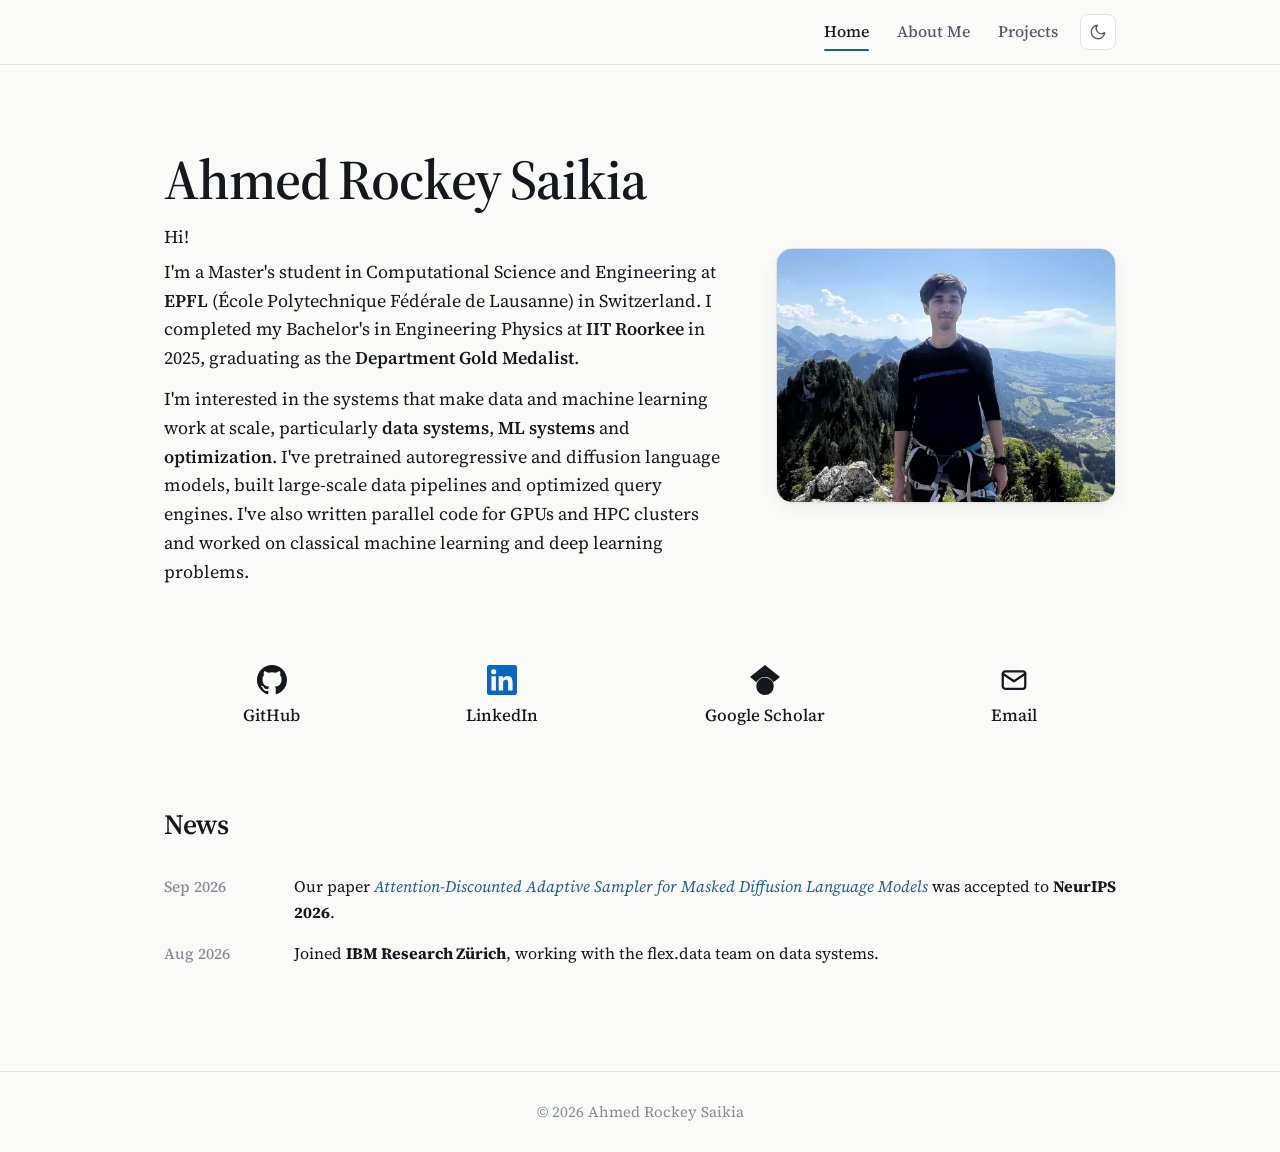
<file: index.html>
<!doctype html>
<html lang="en">
<head>
  <meta charset="utf-8">
  <meta name="viewport" content="width=device-width, initial-scale=1">
  <title>Ahmed Rockey Saikia</title>
  <meta name="description" content="Ahmed Rockey Saikia — MSc Computational Science & Engineering at EPFL. Machine learning and systems: LLMs, databases, multimodal AI and HPC.">
  <meta name="author" content="Ahmed Rockey Saikia">
  <meta property="og:type" content="website">
  <meta property="og:title" content="Ahmed Rockey Saikia">
  <meta property="og:description" content="MSc Computational Science & Engineering at EPFL. Machine learning and systems.">
  <meta property="og:url" content="https://rockysaikia730.github.io/">
  <link rel="icon" href="assets/img/favicon.svg" type="image/svg+xml">
  <link rel="preconnect" href="https://fonts.googleapis.com">
  <link rel="preconnect" href="https://fonts.gstatic.com" crossorigin>
  <link href="https://fonts.googleapis.com/css2?family=Source+Serif+4:ital,opsz,wght@0,8..60,400;0,8..60,500;0,8..60,600;0,8..60,700;1,8..60,400&display=swap" rel="stylesheet">
  <link rel="stylesheet" href="assets/css/style.css">
  <script>
    (function () {
      var t;
      try { t = localStorage.getItem("theme"); } catch (e) {}
      if (!t) t = window.matchMedia("(prefers-color-scheme: dark)").matches ? "dark" : "light";
      document.documentElement.setAttribute("data-theme", t);
    })();
  </script>
</head>
<body>
  <a class="skip-link" href="#main">Skip to content</a>

  <header class="site-header">
    <div class="container nav-wrap">
      <nav class="nav" aria-label="Primary">
        <a href="index.html" aria-current="page">Home</a>
        <a href="about.html">About Me</a>
        <a href="projects.html">Projects</a>
        <button class="theme-toggle" type="button" aria-label="Toggle dark mode">
          <svg class="icon-moon" width="18" height="18" viewBox="0 0 24 24" fill="none" stroke="currentColor" stroke-width="1.8" stroke-linecap="round" stroke-linejoin="round" aria-hidden="true"><path d="M21 12.8A9 9 0 1 1 11.2 3a7 7 0 0 0 9.8 9.8z"/></svg>
          <svg class="icon-sun" width="18" height="18" viewBox="0 0 24 24" fill="none" stroke="currentColor" stroke-width="1.8" stroke-linecap="round" stroke-linejoin="round" aria-hidden="true"><circle cx="12" cy="12" r="4"/><path d="M12 2v2M12 20v2M4.9 4.9l1.4 1.4M17.7 17.7l1.4 1.4M2 12h2M20 12h2M4.9 19.1l1.4-1.4M17.7 6.3l1.4-1.4"/></svg>
        </button>
      </nav>
    </div>
  </header>

  <main id="main" class="container">

    <!-- Hero -->
    <section class="hero">
      <div>
        <h1>Ahmed Rockey Saikia</h1>
        <div class="hero-lead">
          <p class="greeting">Hi!</p>
          <p>I'm a Master's student in Computational Science and Engineering at
            <strong>EPFL</strong> (École Polytechnique Fédérale de Lausanne) in Switzerland.
            I completed my Bachelor's in Engineering Physics at <strong>IIT Roorkee</strong> in 2025,
            graduating as the <strong>Department Gold Medalist</strong>.</p>
          <p>I'm interested in the systems that make data and machine learning work at scale, particularly
            <strong>data systems</strong>, <strong>ML systems</strong> and <strong>optimization</strong>.
            I've pretrained autoregressive and diffusion language models, built large-scale data pipelines
            and optimized query engines. I've also written parallel code for GPUs and HPC clusters and worked
            on classical machine learning and deep learning problems.</p>
        </div>
      </div>

      <!-- To use a photo: add it as assets/img/profile.jpg (square works best). -->
      <div class="avatar">
        <span class="avatar-initials" aria-hidden="true">AR</span>
        <img src="assets/img/profile.jpg" alt="Portrait of Ahmed Rockey Saikia" onerror="this.remove()">
      </div>

      <ul class="socials-labeled" aria-label="Profiles">
          <li><a href="https://github.com/rockysaikia730" target="_blank" rel="noopener">
            <svg width="30" height="30" viewBox="0 0 16 16" fill="currentColor" aria-hidden="true"><path d="M8 0C3.58 0 0 3.58 0 8c0 3.54 2.29 6.53 5.47 7.59.4.07.55-.17.55-.38 0-.19-.01-.82-.01-1.49-2.01.37-2.53-.49-2.69-.94-.09-.23-.48-.94-.82-1.13-.28-.15-.68-.52-.01-.53.63-.01 1.08.58 1.23.82.72 1.21 1.87.87 2.33.66.07-.52.28-.87.51-1.07-1.78-.2-3.64-.89-3.64-3.95 0-.87.31-1.59.82-2.15-.08-.2-.36-1.02.08-2.12 0 0 .67-.21 2.2.82.64-.18 1.32-.27 2-.27.68 0 1.36.09 2 .27 1.53-1.04 2.2-.82 2.2-.82.44 1.1.16 1.92.08 2.12.51.56.82 1.27.82 2.15 0 3.07-1.87 3.75-3.65 3.95.29.25.54.73.54 1.48 0 1.07-.01 1.93-.01 2.2 0 .21.15.46.55.38A8.013 8.013 0 0 0 16 8c0-4.42-3.58-8-8-8z"/></svg>
            <span>GitHub</span>
          </a></li>
          <li><a class="is-linkedin" href="https://www.linkedin.com/in/ahmed-rockey-saikia-333113180/" target="_blank" rel="noopener">
            <svg width="30" height="30" viewBox="0 0 24 24" fill="currentColor" aria-hidden="true"><path d="M20.45 20.45h-3.55v-5.57c0-1.33-.03-3.04-1.85-3.04-1.85 0-2.14 1.45-2.14 2.94v5.67H9.35V9h3.41v1.56h.05c.48-.9 1.64-1.85 3.37-1.85 3.6 0 4.27 2.37 4.27 5.46v6.28zM5.34 7.43a2.06 2.06 0 1 1 0-4.13 2.06 2.06 0 0 1 0 4.13zm1.78 13.02H3.56V9h3.56v11.45zM22.22 0H1.77C.79 0 0 .77 0 1.73v20.54C0 23.23.79 24 1.77 24h20.45c.98 0 1.78-.77 1.78-1.73V1.73C24 .77 23.2 0 22.22 0z"/></svg>
            <span>LinkedIn</span>
          </a></li>
          <li><a href="https://scholar.google.com/citations?user=Or2Bmj8AAAAJ&amp;hl=en" target="_blank" rel="noopener">
            <svg width="30" height="30" viewBox="0 0 24 24" fill="currentColor" aria-hidden="true"><path d="M5.24 13.77 0 9.5 12 0l12 9.5-5.24 4.27C17.55 11.25 14.98 9.5 12 9.5s-5.55 1.75-6.76 4.27zM12 10a7 7 0 1 0 0 14 7 7 0 0 0 0-14z"/></svg>
            <span>Google Scholar</span>
          </a></li>
          <li><a href="mailto:ahmed.saikia@epfl.ch">
            <svg width="30" height="30" viewBox="0 0 24 24" fill="none" stroke="currentColor" stroke-width="1.8" stroke-linecap="round" stroke-linejoin="round" aria-hidden="true"><rect x="3" y="5" width="18" height="14" rx="2"/><path d="m3 7 9 6 9-6"/></svg>
            <span>Email</span>
          </a></li>
        </ul>
    </section>

    <!-- News -->
    <section class="section">
      <div class="section-head">
        <h2 class="section-title">News</h2>
      </div>
      <ul class="news">
        <li>
          <time datetime="2026-09">Sep 2026</time>
          <p>Our paper <a href="https://arxiv.org/abs/2606.10829" target="_blank" rel="noopener"><em>Attention-Discounted Adaptive Sampler for Masked Diffusion Language Models</em></a> was accepted to <strong>NeurIPS 2026</strong>.</p>
        </li>
        <li>
          <time datetime="2026-08">Aug 2026</time>
          <p>Joined <strong>IBM Research Zürich</strong>, working with the flex.data team on data systems.</p>
        </li>
      </ul>
    </section>
  </main>

  <footer class="site-footer">
    <div class="container footer-wrap">
      <p>© <span id="year">2026</span> Ahmed Rockey Saikia</p>
    </div>
  </footer>

  <script src="assets/js/main.js"></script>
</body>
</html>
</file>
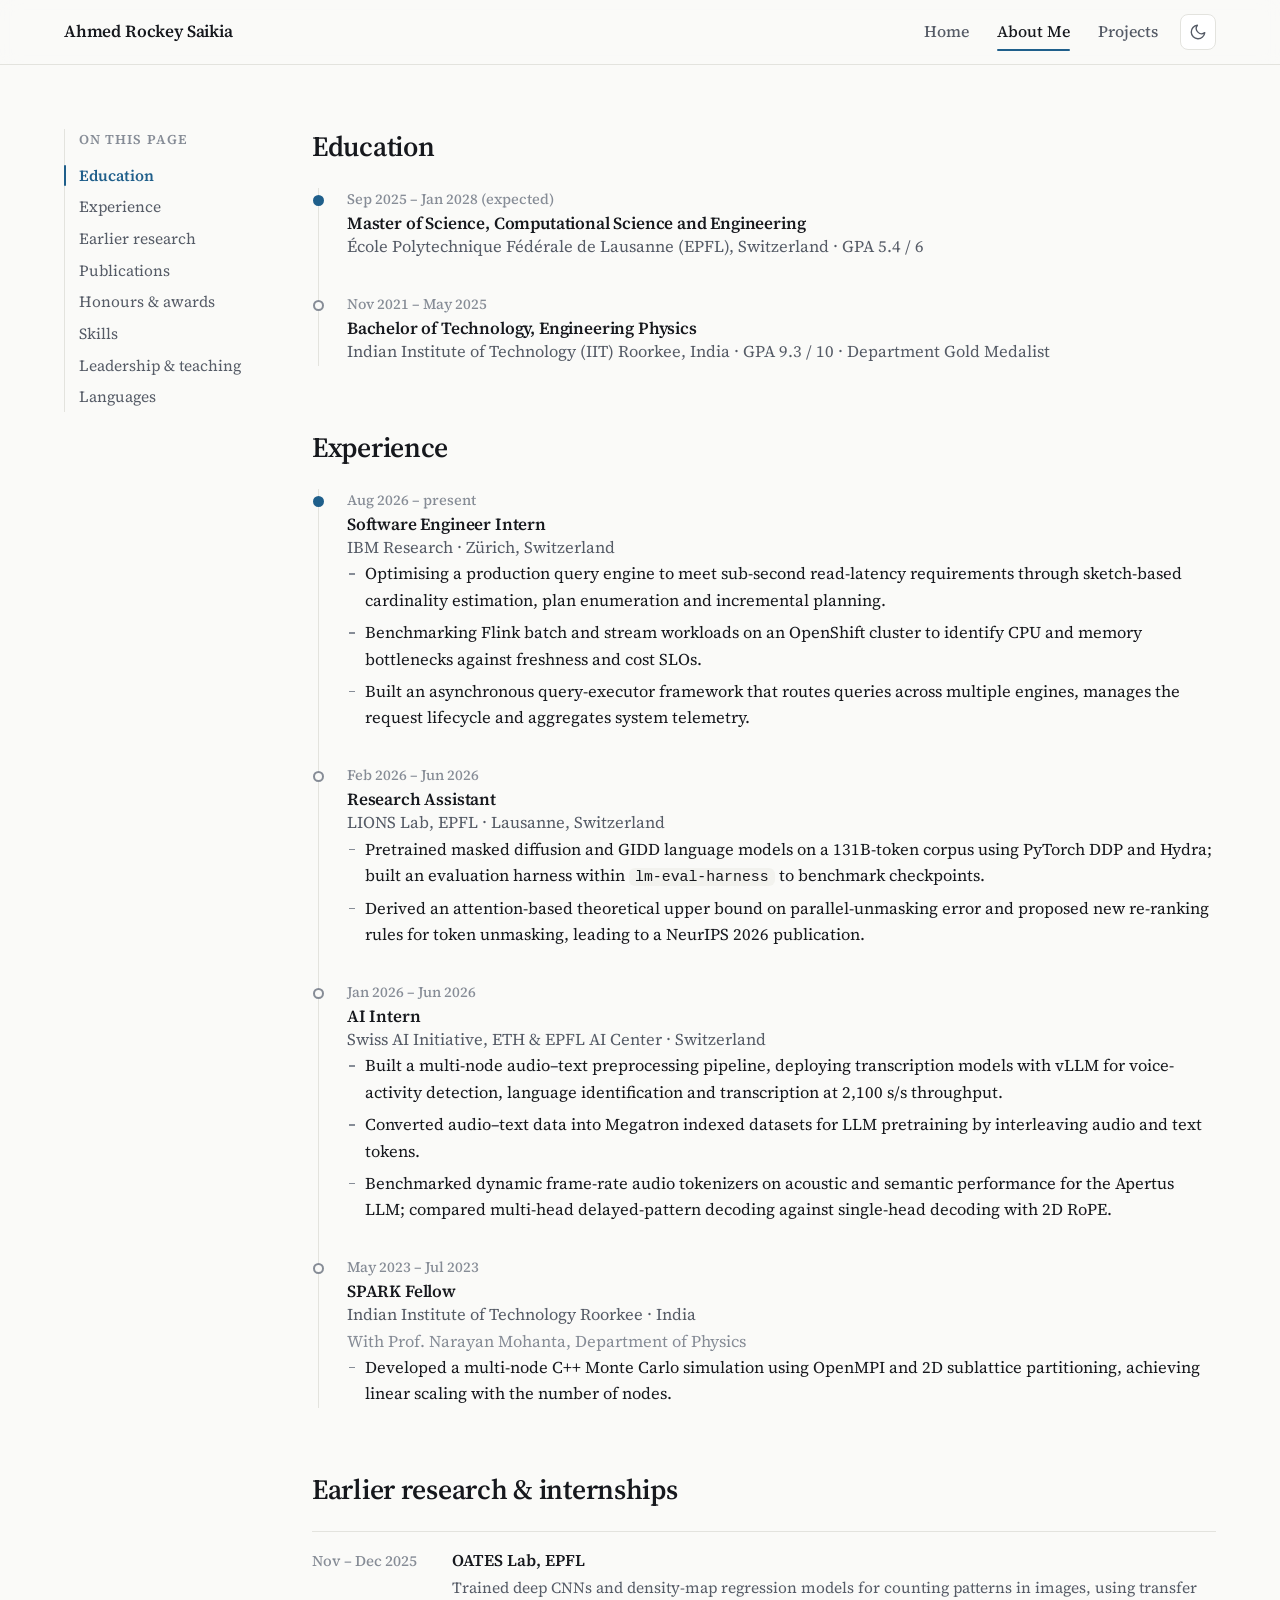
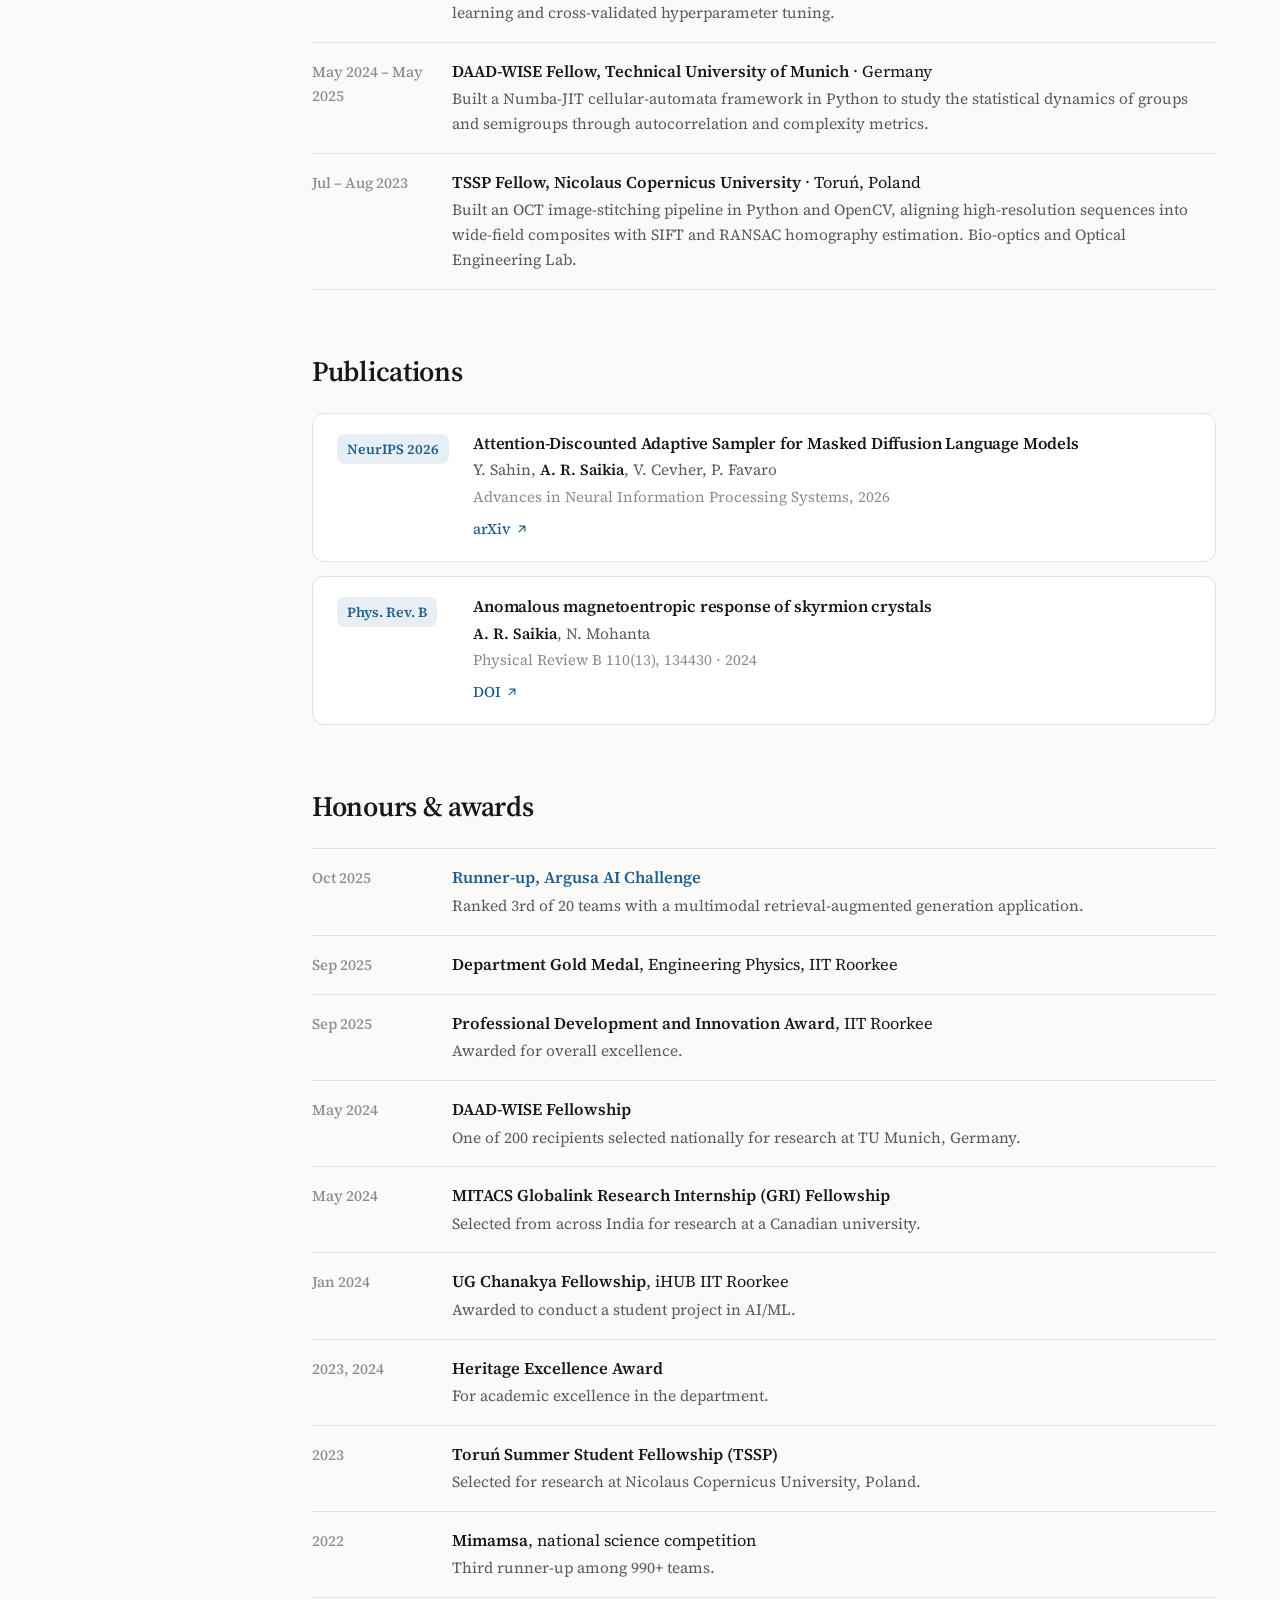
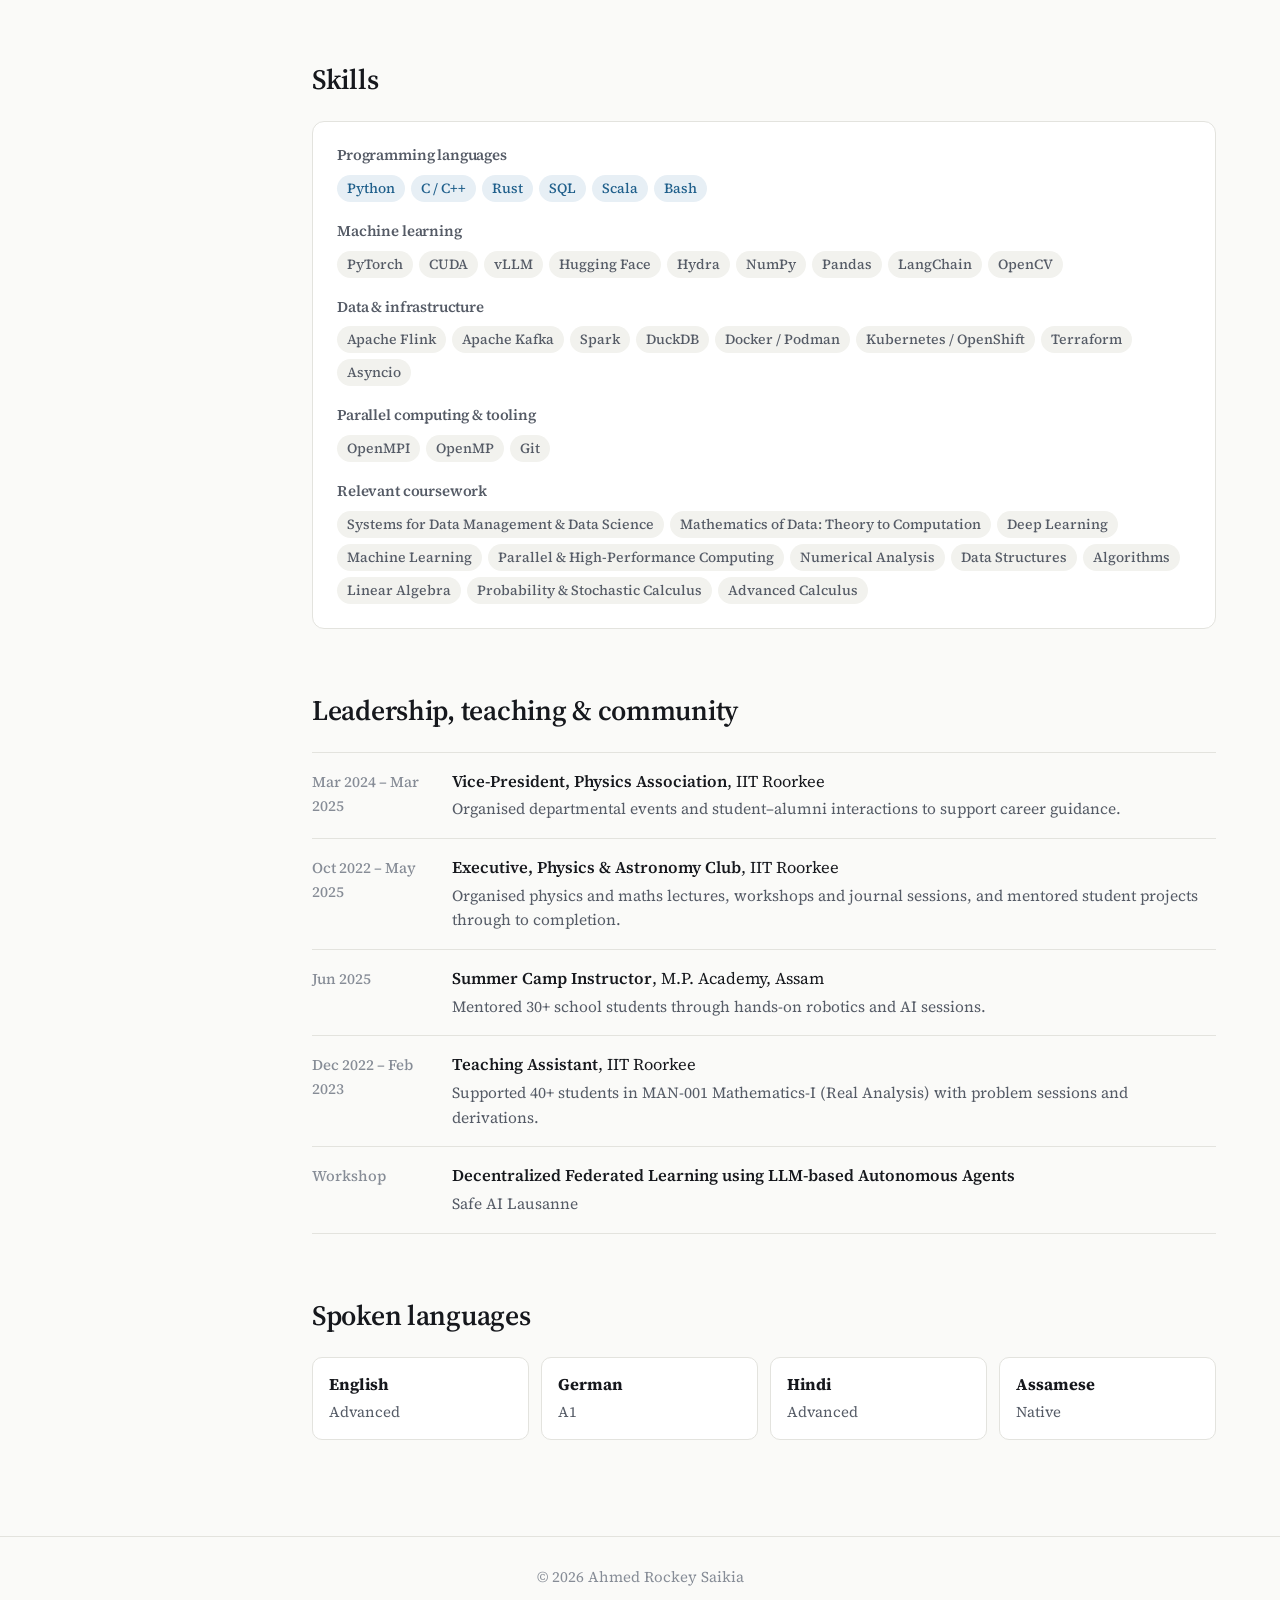
<file: about.html>
<!doctype html>
<html lang="en">
<head>
  <meta charset="utf-8">
  <meta name="viewport" content="width=device-width, initial-scale=1">
  <title>About Me · Ahmed Rockey Saikia</title>
  <meta name="description" content="Education, experience, publications, awards and skills of Ahmed Rockey Saikia, MSc student at EPFL.">
  <meta name="author" content="Ahmed Rockey Saikia">
  <meta property="og:type" content="profile">
  <meta property="og:title" content="About · Ahmed Rockey Saikia">
  <meta property="og:url" content="https://rockysaikia730.github.io/about.html">
  <link rel="icon" href="assets/img/favicon.svg" type="image/svg+xml">
  <link rel="preconnect" href="https://fonts.googleapis.com">
  <link rel="preconnect" href="https://fonts.gstatic.com" crossorigin>
  <link href="https://fonts.googleapis.com/css2?family=Source+Serif+4:ital,opsz,wght@0,8..60,400;0,8..60,500;0,8..60,600;0,8..60,700;1,8..60,400&display=swap" rel="stylesheet">
  <link rel="stylesheet" href="assets/css/style.css">
  <script>
    (function () {
      var t;
      try { t = localStorage.getItem("theme"); } catch (e) {}
      if (!t) t = window.matchMedia("(prefers-color-scheme: dark)").matches ? "dark" : "light";
      document.documentElement.setAttribute("data-theme", t);
    })();
  </script>
</head>
<body>
  <a class="skip-link" href="#main">Skip to content</a>

  <header class="site-header">
    <div class="container container-wide nav-wrap">
      <a class="brand" href="index.html" aria-label="Ahmed Rockey Saikia — Home">
        <span class="brand-name">Ahmed Rockey Saikia</span>
      </a>
      <nav class="nav" aria-label="Primary">
        <a href="index.html">Home</a>
        <a href="about.html" aria-current="page">About Me</a>
        <a href="projects.html">Projects</a>
        <button class="theme-toggle" type="button" aria-label="Toggle dark mode">
          <svg class="icon-moon" width="18" height="18" viewBox="0 0 24 24" fill="none" stroke="currentColor" stroke-width="1.8" stroke-linecap="round" stroke-linejoin="round" aria-hidden="true"><path d="M21 12.8A9 9 0 1 1 11.2 3a7 7 0 0 0 9.8 9.8z"/></svg>
          <svg class="icon-sun" width="18" height="18" viewBox="0 0 24 24" fill="none" stroke="currentColor" stroke-width="1.8" stroke-linecap="round" stroke-linejoin="round" aria-hidden="true"><circle cx="12" cy="12" r="4"/><path d="M12 2v2M12 20v2M4.9 4.9l1.4 1.4M17.7 17.7l1.4 1.4M2 12h2M20 12h2M4.9 19.1l1.4-1.4M17.7 6.3l1.4-1.4"/></svg>
        </button>
      </nav>
    </div>
  </header>

  <main id="main" class="container container-wide">


    <div class="toc-layout">
      <nav class="toc" aria-label="On this page">
        <p class="toc-title">On this page</p>
        <ol>
          <li><a href="#education">Education</a></li>
          <li><a href="#experience">Experience</a></li>
          <li><a href="#earlier-research">Earlier research</a></li>
          <li><a href="#publications">Publications</a></li>
          <li><a href="#awards">Honours &amp; awards</a></li>
          <li><a href="#skills">Skills</a></li>
          <li><a href="#leadership">Leadership &amp; teaching</a></li>
          <li><a href="#languages">Languages</a></li>
        </ol>
      </nav>

      <div class="toc-content">


    <!-- Education -->
    <section class="section" id="education">
      <div class="section-head">
        <div>
          <h2 class="section-title">Education</h2>
        </div>
      </div>
      <ol class="timeline">
        <li class="entry current">
          <span class="entry-date">Sep 2025 – Jan 2028 (expected)</span>
          <h3 class="entry-title">Master of Science, Computational Science and Engineering</h3>
          <p class="entry-org">École Polytechnique Fédérale de Lausanne (EPFL), Switzerland · GPA 5.4 / 6</p>
        </li>
        <li class="entry">
          <span class="entry-date">Nov 2021 – May 2025</span>
          <h3 class="entry-title">Bachelor of Technology, Engineering Physics</h3>
          <p class="entry-org">Indian Institute of Technology (IIT) Roorkee, India · GPA 9.3 / 10 · Department Gold Medalist</p>
        </li>
      </ol>
    </section>

    <!-- Experience -->
    <section class="section" id="experience">
      <div class="section-head">
        <div>
          <h2 class="section-title">Experience</h2>
        </div>
      </div>
      <ol class="timeline">
        <li class="entry current">
          <span class="entry-date">Aug 2026 – present</span>
          <h3 class="entry-title">Software Engineer Intern</h3>
          <p class="entry-org">IBM Research · Zürich, Switzerland</p>
          <ul>
            <li>Optimising a production query engine to meet sub-second read-latency requirements through sketch-based cardinality estimation, plan enumeration and incremental planning.</li>
            <li>Benchmarking Flink batch and stream workloads on an OpenShift cluster to identify CPU and memory bottlenecks against freshness and cost SLOs.</li>
            <li>Built an asynchronous query-executor framework that routes queries across multiple engines, manages the request lifecycle and aggregates system telemetry.</li>
          </ul>
        </li>
        <li class="entry">
          <span class="entry-date">Feb 2026 – Jun 2026</span>
          <h3 class="entry-title">Research Assistant</h3>
          <p class="entry-org">LIONS Lab, EPFL · Lausanne, Switzerland</p>
          <ul>
            <li>Pretrained masked diffusion and GIDD language models on a 131B-token corpus using PyTorch DDP and Hydra; built an evaluation harness within <code>lm-eval-harness</code> to benchmark checkpoints.</li>
            <li>Derived an attention-based theoretical upper bound on parallel-unmasking error and proposed new re-ranking rules for token unmasking, leading to a NeurIPS 2026 publication.</li>
          </ul>
        </li>
        <li class="entry">
          <span class="entry-date">Jan 2026 – Jun 2026</span>
          <h3 class="entry-title">AI Intern</h3>
          <p class="entry-org">Swiss AI Initiative, ETH &amp; EPFL AI Center · Switzerland</p>
          <ul>
            <li>Built a multi-node audio–text preprocessing pipeline, deploying transcription models with vLLM for voice-activity detection, language identification and transcription at 2,100 s/s throughput.</li>
            <li>Converted audio–text data into Megatron indexed datasets for LLM pretraining by interleaving audio and text tokens.</li>
            <li>Benchmarked dynamic frame-rate audio tokenizers on acoustic and semantic performance for the Apertus LLM; compared multi-head delayed-pattern decoding against single-head decoding with 2D RoPE.</li>
          </ul>
        </li>
        <li class="entry">
          <span class="entry-date">May 2023 – Jul 2023</span>
          <h3 class="entry-title">SPARK Fellow</h3>
          <p class="entry-org">Indian Institute of Technology Roorkee · India</p>
          <p class="entry-note">With Prof. Narayan Mohanta, Department of Physics</p>
          <ul>
            <li>Developed a multi-node C++ Monte Carlo simulation using OpenMPI and 2D sublattice partitioning, achieving linear scaling with the number of nodes.</li>
          </ul>
        </li>
      </ol>
    </section>

    <!-- Earlier research -->
    <section class="section" id="earlier-research">
      <div class="section-head">
        <div>
          <h2 class="section-title">Earlier research &amp; internships</h2>
        </div>
      </div>
      <ul class="compact-list">
        <li>
          <span class="when">Nov – Dec 2025</span>
          <div class="what"><strong>OATES Lab, EPFL</strong>
            <span>Trained deep CNNs and density-map regression models for counting patterns in images, using transfer learning and cross-validated hyperparameter tuning.</span></div>
        </li>
        <li>
          <span class="when">May 2024 – May 2025</span>
          <div class="what"><strong>DAAD-WISE Fellow, Technical University of Munich</strong> · Germany
            <span>Built a Numba-JIT cellular-automata framework in Python to study the statistical dynamics of groups and semigroups through autocorrelation and complexity metrics.</span></div>
        </li>
        <li>
          <span class="when">Jul – Aug 2023</span>
          <div class="what"><strong>TSSP Fellow, Nicolaus Copernicus University</strong> · Toruń, Poland
            <span>Built an OCT image-stitching pipeline in Python and OpenCV, aligning high-resolution sequences into wide-field composites with SIFT and RANSAC homography estimation. Bio-optics and Optical Engineering Lab.</span></div>
        </li>
      </ul>
    </section>

    <!-- Publications & talks -->
    <section class="section" id="publications">
      <div class="section-head">
        <div>
          <h2 class="section-title">Publications</h2>
        </div>
      </div>
      <ul class="pub-list">
        <li class="pub">
          <span class="pub-venue">NeurIPS 2026</span>
          <div>
            <h3 class="pub-title">Attention-Discounted Adaptive Sampler for Masked Diffusion Language Models</h3>
            <p class="pub-authors">Y. Sahin, <strong>A. R. Saikia</strong>, V. Cevher, P. Favaro</p>
            <p class="pub-meta">Advances in Neural Information Processing Systems, 2026</p>
            <div class="pub-links">
              <a href="https://arxiv.org/abs/2606.10829" target="_blank" rel="noopener">arXiv
                <svg width="14" height="14" viewBox="0 0 24 24" fill="none" stroke="currentColor" stroke-width="2" stroke-linecap="round" stroke-linejoin="round" aria-hidden="true"><path d="M7 17 17 7M8 7h9v9"/></svg>
              </a>
            </div>
          </div>
        </li>
        <li class="pub">
          <span class="pub-venue">Phys. Rev. B</span>
          <div>
            <h3 class="pub-title">Anomalous magnetoentropic response of skyrmion crystals</h3>
            <p class="pub-authors"><strong>A. R. Saikia</strong>, N. Mohanta</p>
            <p class="pub-meta">Physical Review B 110(13), 134430 · 2024</p>
            <div class="pub-links">
              <a href="https://doi.org/10.1103/PhysRevB.110.134430" target="_blank" rel="noopener">DOI
                <svg width="14" height="14" viewBox="0 0 24 24" fill="none" stroke="currentColor" stroke-width="2" stroke-linecap="round" stroke-linejoin="round" aria-hidden="true"><path d="M7 17 17 7M8 7h9v9"/></svg>
              </a>
            </div>
          </div>
        </li>
      </ul>
    </section>

    <!-- Honours -->
    <section class="section" id="awards">
      <div class="section-head">
        <div>
          <h2 class="section-title">Honours &amp; awards</h2>
        </div>
      </div>
      <ul class="compact-list">
        <li>
          <span class="when">Oct 2025</span>
          <div class="what"><a href="https://credsverse.com/credentials/b654357c-2839-4bb4-8870-f02daa4c3279" target="_blank" rel="noopener"><strong>Runner-up, Argusa AI Challenge</strong></a>
            <span>Ranked 3rd of 20 teams with a multimodal retrieval-augmented generation application.</span></div>
        </li>
        <li>
          <span class="when">Sep 2025</span>
          <div class="what"><strong>Department Gold Medal</strong>, Engineering Physics, IIT Roorkee</div>
        </li>
        <li>
          <span class="when">Sep 2025</span>
          <div class="what"><strong>Professional Development and Innovation Award</strong>, IIT Roorkee
            <span>Awarded for overall excellence.</span></div>
        </li>
        <li>
          <span class="when">May 2024</span>
          <div class="what"><strong>DAAD-WISE Fellowship</strong>
            <span>One of 200 recipients selected nationally for research at TU Munich, Germany.</span></div>
        </li>
        <li>
          <span class="when">May 2024</span>
          <div class="what"><strong>MITACS Globalink Research Internship (GRI) Fellowship</strong>
            <span>Selected from across India for research at a Canadian university.</span></div>
        </li>
        <li>
          <span class="when">Jan 2024</span>
          <div class="what"><strong>UG Chanakya Fellowship</strong>, iHUB IIT Roorkee
            <span>Awarded to conduct a student project in AI/ML.</span></div>
        </li>
        <li>
          <span class="when">2023, 2024</span>
          <div class="what"><strong>Heritage Excellence Award</strong>
            <span>For academic excellence in the department.</span></div>
        </li>
        <li>
          <span class="when">2023</span>
          <div class="what"><strong>Toruń Summer Student Fellowship (TSSP)</strong>
            <span>Selected for research at Nicolaus Copernicus University, Poland.</span></div>
        </li>
        <li>
          <span class="when">2022</span>
          <div class="what"><strong>Mimamsa</strong>, national science competition
            <span>Third runner-up among 990+ teams.</span></div>
        </li>
      </ul>
    </section>

    <!-- Skills -->
    <section class="section" id="skills">
      <div class="section-head">
        <div>
          <h2 class="section-title">Skills</h2>
        </div>
      </div>
      <div class="card skill-groups">
        <div class="skill-group">
          <h3>Programming languages</h3>
          <ul class="tag-list">
            <li class="tag tag-accent">Python</li>
            <li class="tag tag-accent">C / C++</li>
            <li class="tag tag-accent">Rust</li>
            <li class="tag tag-accent">SQL</li>
            <li class="tag tag-accent">Scala</li>
            <li class="tag tag-accent">Bash</li>
          </ul>
        </div>
        <div class="skill-group">
          <h3>Machine learning</h3>
          <ul class="tag-list">
            <li class="tag">PyTorch</li>
            <li class="tag">CUDA</li>
            <li class="tag">vLLM</li>
            <li class="tag">Hugging Face</li>
            <li class="tag">Hydra</li>
            <li class="tag">NumPy</li>
            <li class="tag">Pandas</li>
            <li class="tag">LangChain</li>
            <li class="tag">OpenCV</li>
          </ul>
        </div>
        <div class="skill-group">
          <h3>Data &amp; infrastructure</h3>
          <ul class="tag-list">
            <li class="tag">Apache Flink</li>
            <li class="tag">Apache Kafka</li>
            <li class="tag">Spark</li>
            <li class="tag">DuckDB</li>
            <li class="tag">Docker / Podman</li>
            <li class="tag">Kubernetes / OpenShift</li>
            <li class="tag">Terraform</li>
            <li class="tag">Asyncio</li>
          </ul>
        </div>
        <div class="skill-group">
          <h3>Parallel computing &amp; tooling</h3>
          <ul class="tag-list">
            <li class="tag">OpenMPI</li>
            <li class="tag">OpenMP</li>
            <li class="tag">Git</li>
          </ul>
        </div>
        <div class="skill-group">
          <h3>Relevant coursework</h3>
          <ul class="tag-list">
            <li class="tag">Systems for Data Management &amp; Data Science</li>
            <li class="tag">Mathematics of Data: Theory to Computation</li>
            <li class="tag">Deep Learning</li>
            <li class="tag">Machine Learning</li>
            <li class="tag">Parallel &amp; High-Performance Computing</li>
            <li class="tag">Numerical Analysis</li>
            <li class="tag">Data Structures</li>
            <li class="tag">Algorithms</li>
            <li class="tag">Linear Algebra</li>
            <li class="tag">Probability &amp; Stochastic Calculus</li>
            <li class="tag">Advanced Calculus</li>
          </ul>
        </div>
      </div>
    </section>

    <!-- Leadership -->
    <section class="section" id="leadership">
      <div class="section-head">
        <div>
          <h2 class="section-title">Leadership, teaching &amp; community</h2>
        </div>
      </div>
      <ul class="compact-list">
        <li>
          <span class="when">Mar 2024 – Mar 2025</span>
          <div class="what"><strong>Vice-President, Physics Association</strong>, IIT Roorkee
            <span>Organised departmental events and student–alumni interactions to support career guidance.</span></div>
        </li>
        <li>
          <span class="when">Oct 2022 – May 2025</span>
          <div class="what"><strong>Executive, Physics &amp; Astronomy Club</strong>, IIT Roorkee
            <span>Organised physics and maths lectures, workshops and journal sessions, and mentored student projects through to completion.</span></div>
        </li>
        <li>
          <span class="when">Jun 2025</span>
          <div class="what"><strong>Summer Camp Instructor</strong>, M.P. Academy, Assam
            <span>Mentored 30+ school students through hands-on robotics and AI sessions.</span></div>
        </li>
        <li>
          <span class="when">Dec 2022 – Feb 2023</span>
          <div class="what"><strong>Teaching Assistant</strong>, IIT Roorkee
            <span>Supported 40+ students in MAN-001 Mathematics-I (Real Analysis) with problem sessions and derivations.</span></div>
        </li>
        <li>
          <span class="when">Workshop</span>
          <div class="what"><strong>Decentralized Federated Learning using LLM-based Autonomous Agents</strong>
            <span>Safe AI Lausanne</span></div>
        </li>
      </ul>
    </section>

    <!-- Languages -->
    <section class="section" id="languages">
      <div class="section-head">
        <div>
          <h2 class="section-title">Spoken languages</h2>
        </div>
      </div>
      <ul class="languages">
        <li><strong>English</strong><span>Advanced</span></li>
        <li><strong>German</strong><span>A1</span></li>
        <li><strong>Hindi</strong><span>Advanced</span></li>
        <li><strong>Assamese</strong><span>Native</span></li>
      </ul>
    </section>
      </div>
    </div>
  </main>

  <footer class="site-footer">
    <div class="container container-wide footer-wrap">
      <p>© <span id="year">2026</span> Ahmed Rockey Saikia</p>
    </div>
  </footer>

  <script src="assets/js/main.js"></script>
</body>
</html>
</file>
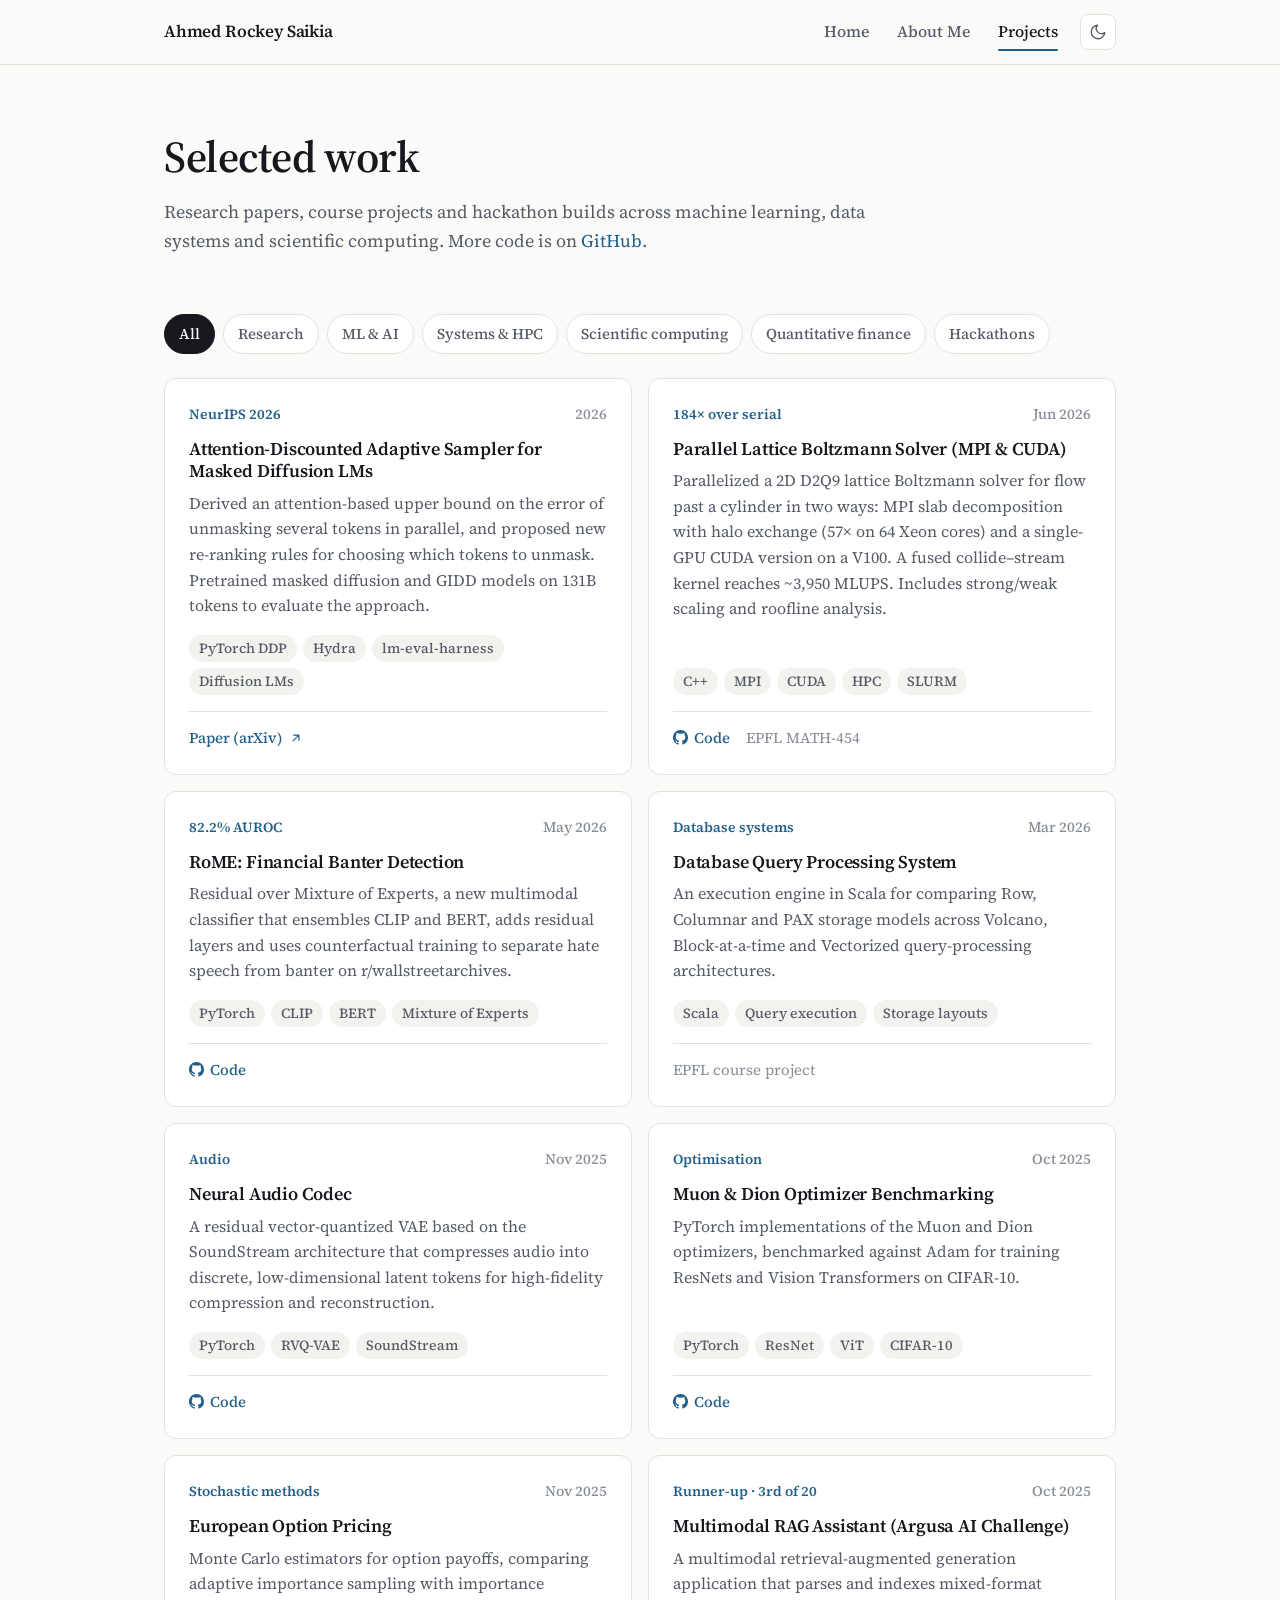
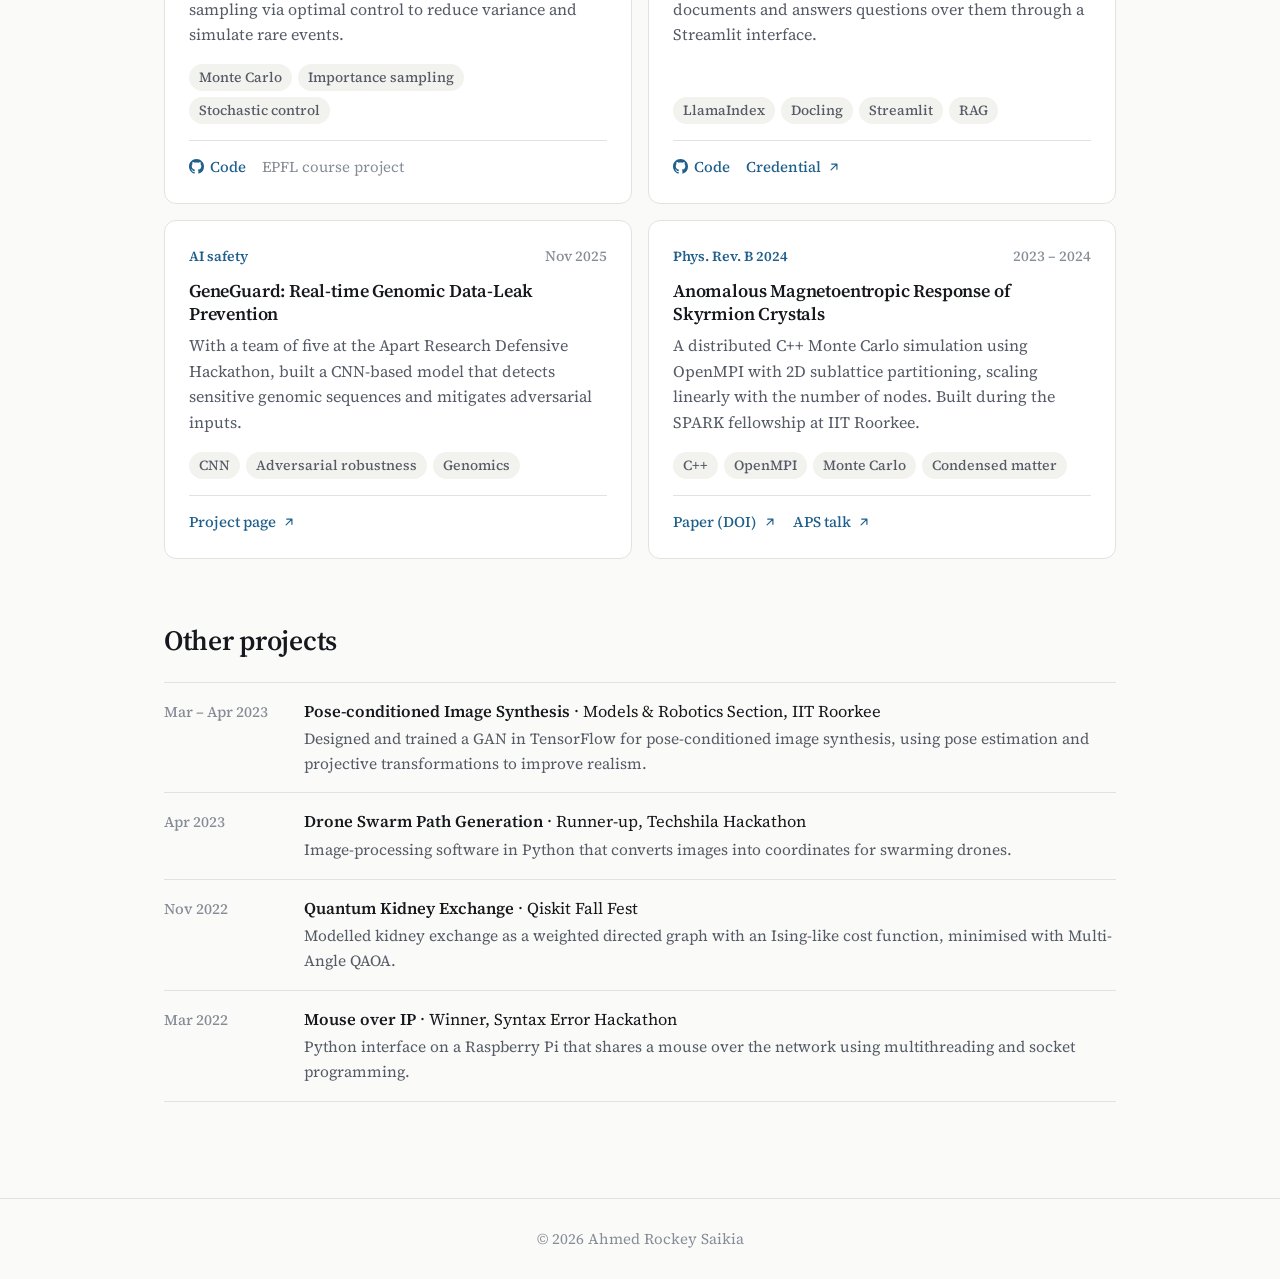
<file: projects.html>
<!doctype html>
<html lang="en">
<head>
  <meta charset="utf-8">
  <meta name="viewport" content="width=device-width, initial-scale=1">
  <title>Projects · Ahmed Rockey Saikia</title>
  <meta name="description" content="Projects and research by Ahmed Rockey Saikia: machine learning, database systems, audio models, HPC and scientific computing.">
  <meta name="author" content="Ahmed Rockey Saikia">
  <meta property="og:type" content="website">
  <meta property="og:title" content="Projects · Ahmed Rockey Saikia">
  <meta property="og:url" content="https://rockysaikia730.github.io/projects.html">
  <link rel="icon" href="assets/img/favicon.svg" type="image/svg+xml">
  <link rel="preconnect" href="https://fonts.googleapis.com">
  <link rel="preconnect" href="https://fonts.gstatic.com" crossorigin>
  <link href="https://fonts.googleapis.com/css2?family=Source+Serif+4:ital,opsz,wght@0,8..60,400;0,8..60,500;0,8..60,600;0,8..60,700;1,8..60,400&display=swap" rel="stylesheet">
  <link rel="stylesheet" href="assets/css/style.css">
  <script>
    (function () {
      var t;
      try { t = localStorage.getItem("theme"); } catch (e) {}
      if (!t) t = window.matchMedia("(prefers-color-scheme: dark)").matches ? "dark" : "light";
      document.documentElement.setAttribute("data-theme", t);
    })();
  </script>
</head>
<body>
  <a class="skip-link" href="#main">Skip to content</a>

  <header class="site-header">
    <div class="container nav-wrap">
      <a class="brand" href="index.html" aria-label="Ahmed Rockey Saikia — Home">
        <span class="brand-name">Ahmed Rockey Saikia</span>
      </a>
      <nav class="nav" aria-label="Primary">
        <a href="index.html">Home</a>
        <a href="about.html">About Me</a>
        <a href="projects.html" aria-current="page">Projects</a>
        <button class="theme-toggle" type="button" aria-label="Toggle dark mode">
          <svg class="icon-moon" width="18" height="18" viewBox="0 0 24 24" fill="none" stroke="currentColor" stroke-width="1.8" stroke-linecap="round" stroke-linejoin="round" aria-hidden="true"><path d="M21 12.8A9 9 0 1 1 11.2 3a7 7 0 0 0 9.8 9.8z"/></svg>
          <svg class="icon-sun" width="18" height="18" viewBox="0 0 24 24" fill="none" stroke="currentColor" stroke-width="1.8" stroke-linecap="round" stroke-linejoin="round" aria-hidden="true"><circle cx="12" cy="12" r="4"/><path d="M12 2v2M12 20v2M4.9 4.9l1.4 1.4M17.7 17.7l1.4 1.4M2 12h2M20 12h2M4.9 19.1l1.4-1.4M17.7 6.3l1.4-1.4"/></svg>
        </button>
      </nav>
    </div>
  </header>

  <main id="main" class="container">

    <section class="page-intro">
      <h1>Selected work</h1>
      <p>Research papers, course projects and hackathon builds across machine learning, data systems and scientific computing.
        More code is on <a href="https://github.com/rockysaikia730" target="_blank" rel="noopener">GitHub</a>.</p>
    </section>

    <section class="section" style="padding-top:40px" aria-label="Project list">
      <div class="filters" role="group" aria-label="Filter projects">
        <button class="filter" type="button" data-filter="all" aria-pressed="true">All</button>
        <button class="filter" type="button" data-filter="research" aria-pressed="false">Research</button>
        <button class="filter" type="button" data-filter="ml" aria-pressed="false">ML &amp; AI</button>
        <button class="filter" type="button" data-filter="systems" aria-pressed="false">Systems &amp; HPC</button>
        <button class="filter" type="button" data-filter="scientific" aria-pressed="false">Scientific computing</button>
        <button class="filter" type="button" data-filter="finance" aria-pressed="false">Quantitative finance</button>
        <button class="filter" type="button" data-filter="hackathon" aria-pressed="false">Hackathons</button>
      </div>

      <div class="project-grid">

        <article class="project" data-category="research ml">
          <div class="project-top">
            <span class="highlight">NeurIPS 2026</span>
            <span class="project-date">2026</span>
          </div>
          <h3>Attention-Discounted Adaptive Sampler for Masked Diffusion LMs</h3>
          <p>Derived an attention-based upper bound on the error of unmasking several tokens in parallel, and proposed
            new re-ranking rules for choosing which tokens to unmask. Pretrained masked diffusion and GIDD models
            on 131B tokens to evaluate the approach.</p>
          <ul class="tag-list">
            <li class="tag">PyTorch DDP</li>
            <li class="tag">Hydra</li>
            <li class="tag">lm-eval-harness</li>
            <li class="tag">Diffusion LMs</li>
          </ul>
          <div class="project-links">
            <a href="https://arxiv.org/abs/2606.10829" target="_blank" rel="noopener">Paper (arXiv)
              <svg width="14" height="14" viewBox="0 0 24 24" fill="none" stroke="currentColor" stroke-width="2" stroke-linecap="round" stroke-linejoin="round" aria-hidden="true"><path d="M7 17 17 7M8 7h9v9"/></svg></a>
          </div>
        </article>

        <article class="project" data-category="systems scientific">
          <div class="project-top">
            <span class="highlight">184× over serial</span>
            <span class="project-date">Jun 2026</span>
          </div>
          <h3>Parallel Lattice Boltzmann Solver (MPI &amp; CUDA)</h3>
          <p>Parallelized a 2D D2Q9 lattice Boltzmann solver for flow past a cylinder in two ways: MPI slab decomposition
            with halo exchange (57× on 64 Xeon cores) and a single-GPU CUDA version on a V100. A fused collide–stream kernel
            reaches ~3,950 MLUPS.
            Includes strong/weak scaling and roofline analysis.</p>
          <ul class="tag-list">
            <li class="tag">C++</li>
            <li class="tag">MPI</li>
            <li class="tag">CUDA</li>
            <li class="tag">HPC</li>
            <li class="tag">SLURM</li>
          </ul>
          <div class="project-links">
            <a href="https://github.com/rockysaikia730/project" target="_blank" rel="noopener">
              <svg width="15" height="15" viewBox="0 0 16 16" fill="currentColor" aria-hidden="true"><path d="M8 0C3.58 0 0 3.58 0 8c0 3.54 2.29 6.53 5.47 7.59.4.07.55-.17.55-.38 0-.19-.01-.82-.01-1.49-2.01.37-2.53-.49-2.69-.94-.09-.23-.48-.94-.82-1.13-.28-.15-.68-.52-.01-.53.63-.01 1.08.58 1.23.82.72 1.21 1.87.87 2.33.66.07-.52.28-.87.51-1.07-1.78-.2-3.64-.89-3.64-3.95 0-.87.31-1.59.82-2.15-.08-.2-.36-1.02.08-2.12 0 0 .67-.21 2.2.82.64-.18 1.32-.27 2-.27.68 0 1.36.09 2 .27 1.53-1.04 2.2-.82 2.2-.82.44 1.1.16 1.92.08 2.12.51.56.82 1.27.82 2.15 0 3.07-1.87 3.75-3.65 3.95.29.25.54.73.54 1.48 0 1.07-.01 1.93-.01 2.2 0 .21.15.46.55.38A8.013 8.013 0 0 0 16 8c0-4.42-3.58-8-8-8z"/></svg>
              Code</a>
            <span class="muted">EPFL MATH-454</span>
          </div>
        </article>

        <article class="project" data-category="ml">
          <div class="project-top">
            <span class="highlight">82.2% AUROC</span>
            <span class="project-date">May 2026</span>
          </div>
          <h3>RoME: Financial Banter Detection</h3>
          <p>Residual over Mixture of Experts, a new multimodal classifier that ensembles CLIP and BERT, adds residual layers
            and uses counterfactual training to separate hate speech from banter on r/wallstreetarchives.</p>
          <ul class="tag-list">
            <li class="tag">PyTorch</li>
            <li class="tag">CLIP</li>
            <li class="tag">BERT</li>
            <li class="tag">Mixture of Experts</li>
          </ul>
          <div class="project-links">
            <a href="https://github.com/rockysaikia730/RoME" target="_blank" rel="noopener">
              <svg width="15" height="15" viewBox="0 0 16 16" fill="currentColor" aria-hidden="true"><path d="M8 0C3.58 0 0 3.58 0 8c0 3.54 2.29 6.53 5.47 7.59.4.07.55-.17.55-.38 0-.19-.01-.82-.01-1.49-2.01.37-2.53-.49-2.69-.94-.09-.23-.48-.94-.82-1.13-.28-.15-.68-.52-.01-.53.63-.01 1.08.58 1.23.82.72 1.21 1.87.87 2.33.66.07-.52.28-.87.51-1.07-1.78-.2-3.64-.89-3.64-3.95 0-.87.31-1.59.82-2.15-.08-.2-.36-1.02.08-2.12 0 0 .67-.21 2.2.82.64-.18 1.32-.27 2-.27.68 0 1.36.09 2 .27 1.53-1.04 2.2-.82 2.2-.82.44 1.1.16 1.92.08 2.12.51.56.82 1.27.82 2.15 0 3.07-1.87 3.75-3.65 3.95.29.25.54.73.54 1.48 0 1.07-.01 1.93-.01 2.2 0 .21.15.46.55.38A8.013 8.013 0 0 0 16 8c0-4.42-3.58-8-8-8z"/></svg>
              Code</a>
          </div>
        </article>

        <article class="project" data-category="systems">
          <div class="project-top">
            <span class="highlight">Database systems</span>
            <span class="project-date">Mar 2026</span>
          </div>
          <h3>Database Query Processing System</h3>
          <p>An execution engine in Scala for comparing Row, Columnar and PAX storage models across Volcano,
            Block-at-a-time and Vectorized query-processing architectures.</p>
          <ul class="tag-list">
            <li class="tag">Scala</li>
            <li class="tag">Query execution</li>
            <li class="tag">Storage layouts</li>
          </ul>
          <div class="project-links">
            <span class="muted">EPFL course project</span>
          </div>
        </article>

        <article class="project" data-category="ml">
          <div class="project-top">
            <span class="highlight">Audio</span>
            <span class="project-date">Nov 2025</span>
          </div>
          <h3>Neural Audio Codec</h3>
          <p>A residual vector-quantized VAE based on the SoundStream architecture that compresses audio into discrete,
            low-dimensional latent tokens for high-fidelity compression and reconstruction.</p>
          <ul class="tag-list">
            <li class="tag">PyTorch</li>
            <li class="tag">RVQ-VAE</li>
            <li class="tag">SoundStream</li>
          </ul>
          <div class="project-links">
            <a href="https://github.com/rockysaikia730/AudioTokenizer" target="_blank" rel="noopener">
              <svg width="15" height="15" viewBox="0 0 16 16" fill="currentColor" aria-hidden="true"><path d="M8 0C3.58 0 0 3.58 0 8c0 3.54 2.29 6.53 5.47 7.59.4.07.55-.17.55-.38 0-.19-.01-.82-.01-1.49-2.01.37-2.53-.49-2.69-.94-.09-.23-.48-.94-.82-1.13-.28-.15-.68-.52-.01-.53.63-.01 1.08.58 1.23.82.72 1.21 1.87.87 2.33.66.07-.52.28-.87.51-1.07-1.78-.2-3.64-.89-3.64-3.95 0-.87.31-1.59.82-2.15-.08-.2-.36-1.02.08-2.12 0 0 .67-.21 2.2.82.64-.18 1.32-.27 2-.27.68 0 1.36.09 2 .27 1.53-1.04 2.2-.82 2.2-.82.44 1.1.16 1.92.08 2.12.51.56.82 1.27.82 2.15 0 3.07-1.87 3.75-3.65 3.95.29.25.54.73.54 1.48 0 1.07-.01 1.93-.01 2.2 0 .21.15.46.55.38A8.013 8.013 0 0 0 16 8c0-4.42-3.58-8-8-8z"/></svg>
              Code</a>
          </div>
        </article>

        <article class="project" data-category="ml">
          <div class="project-top">
            <span class="highlight">Optimisation</span>
            <span class="project-date">Oct 2025</span>
          </div>
          <h3>Muon &amp; Dion Optimizer Benchmarking</h3>
          <p>PyTorch implementations of the Muon and Dion optimizers, benchmarked against Adam for training ResNets and
            Vision Transformers on CIFAR-10.</p>
          <ul class="tag-list">
            <li class="tag">PyTorch</li>
            <li class="tag">ResNet</li>
            <li class="tag">ViT</li>
            <li class="tag">CIFAR-10</li>
          </ul>
          <div class="project-links">
            <a href="https://github.com/rockysaikia730/Optimizers" target="_blank" rel="noopener">
              <svg width="15" height="15" viewBox="0 0 16 16" fill="currentColor" aria-hidden="true"><path d="M8 0C3.58 0 0 3.58 0 8c0 3.54 2.29 6.53 5.47 7.59.4.07.55-.17.55-.38 0-.19-.01-.82-.01-1.49-2.01.37-2.53-.49-2.69-.94-.09-.23-.48-.94-.82-1.13-.28-.15-.68-.52-.01-.53.63-.01 1.08.58 1.23.82.72 1.21 1.87.87 2.33.66.07-.52.28-.87.51-1.07-1.78-.2-3.64-.89-3.64-3.95 0-.87.31-1.59.82-2.15-.08-.2-.36-1.02.08-2.12 0 0 .67-.21 2.2.82.64-.18 1.32-.27 2-.27.68 0 1.36.09 2 .27 1.53-1.04 2.2-.82 2.2-.82.44 1.1.16 1.92.08 2.12.51.56.82 1.27.82 2.15 0 3.07-1.87 3.75-3.65 3.95.29.25.54.73.54 1.48 0 1.07-.01 1.93-.01 2.2 0 .21.15.46.55.38A8.013 8.013 0 0 0 16 8c0-4.42-3.58-8-8-8z"/></svg>
              Code</a>
          </div>
        </article>

        <article class="project" data-category="finance">
          <div class="project-top">
            <span class="highlight">Stochastic methods</span>
            <span class="project-date">Nov 2025</span>
          </div>
          <h3>European Option Pricing</h3>
          <p>Monte Carlo estimators for option payoffs, comparing adaptive importance sampling with importance sampling
            via optimal control to reduce variance and simulate rare events.</p>
          <ul class="tag-list">
            <li class="tag">Monte Carlo</li>
            <li class="tag">Importance sampling</li>
            <li class="tag">Stochastic control</li>
          </ul>
          <div class="project-links">
            <a href="https://github.com/moutiemohamedali/IS-by-OC-European-Option-Pricing-" target="_blank" rel="noopener">
              <svg width="15" height="15" viewBox="0 0 16 16" fill="currentColor" aria-hidden="true"><path d="M8 0C3.58 0 0 3.58 0 8c0 3.54 2.29 6.53 5.47 7.59.4.07.55-.17.55-.38 0-.19-.01-.82-.01-1.49-2.01.37-2.53-.49-2.69-.94-.09-.23-.48-.94-.82-1.13-.28-.15-.68-.52-.01-.53.63-.01 1.08.58 1.23.82.72 1.21 1.87.87 2.33.66.07-.52.28-.87.51-1.07-1.78-.2-3.64-.89-3.64-3.95 0-.87.31-1.59.82-2.15-.08-.2-.36-1.02.08-2.12 0 0 .67-.21 2.2.82.64-.18 1.32-.27 2-.27.68 0 1.36.09 2 .27 1.53-1.04 2.2-.82 2.2-.82.44 1.1.16 1.92.08 2.12.51.56.82 1.27.82 2.15 0 3.07-1.87 3.75-3.65 3.95.29.25.54.73.54 1.48 0 1.07-.01 1.93-.01 2.2 0 .21.15.46.55.38A8.013 8.013 0 0 0 16 8c0-4.42-3.58-8-8-8z"/></svg>
              Code</a>
            <span class="muted">EPFL course project</span>
          </div>
        </article>

        <article class="project" data-category="hackathon ml">
          <div class="project-top">
            <span class="highlight">Runner-up · 3rd of 20</span>
            <span class="project-date">Oct 2025</span>
          </div>
          <h3>Multimodal RAG Assistant (Argusa AI Challenge)</h3>
          <p>A multimodal retrieval-augmented generation application that parses and indexes mixed-format documents
            and answers questions over them through a Streamlit interface.</p>
          <ul class="tag-list">
            <li class="tag">LlamaIndex</li>
            <li class="tag">Docling</li>
            <li class="tag">Streamlit</li>
            <li class="tag">RAG</li>
          </ul>
          <div class="project-links">
            <a href="https://github.com/rockysaikia730/RAG" target="_blank" rel="noopener">
              <svg width="15" height="15" viewBox="0 0 16 16" fill="currentColor" aria-hidden="true"><path d="M8 0C3.58 0 0 3.58 0 8c0 3.54 2.29 6.53 5.47 7.59.4.07.55-.17.55-.38 0-.19-.01-.82-.01-1.49-2.01.37-2.53-.49-2.69-.94-.09-.23-.48-.94-.82-1.13-.28-.15-.68-.52-.01-.53.63-.01 1.08.58 1.23.82.72 1.21 1.87.87 2.33.66.07-.52.28-.87.51-1.07-1.78-.2-3.64-.89-3.64-3.95 0-.87.31-1.59.82-2.15-.08-.2-.36-1.02.08-2.12 0 0 .67-.21 2.2.82.64-.18 1.32-.27 2-.27.68 0 1.36.09 2 .27 1.53-1.04 2.2-.82 2.2-.82.44 1.1.16 1.92.08 2.12.51.56.82 1.27.82 2.15 0 3.07-1.87 3.75-3.65 3.95.29.25.54.73.54 1.48 0 1.07-.01 1.93-.01 2.2 0 .21.15.46.55.38A8.013 8.013 0 0 0 16 8c0-4.42-3.58-8-8-8z"/></svg>
              Code</a>
            <a href="https://credsverse.com/credentials/b654357c-2839-4bb4-8870-f02daa4c3279" target="_blank" rel="noopener">Credential
              <svg width="14" height="14" viewBox="0 0 24 24" fill="none" stroke="currentColor" stroke-width="2" stroke-linecap="round" stroke-linejoin="round" aria-hidden="true"><path d="M7 17 17 7M8 7h9v9"/></svg></a>
          </div>
        </article>

        <article class="project" data-category="hackathon ml">
          <div class="project-top">
            <span class="highlight">AI safety</span>
            <span class="project-date">Nov 2025</span>
          </div>
          <h3>GeneGuard: Real-time Genomic Data-Leak Prevention</h3>
          <p>With a team of five at the Apart Research Defensive Hackathon, built a CNN-based model that detects
            sensitive genomic sequences and mitigates adversarial inputs.</p>
          <ul class="tag-list">
            <li class="tag">CNN</li>
            <li class="tag">Adversarial robustness</li>
            <li class="tag">Genomics</li>
          </ul>
          <div class="project-links">
            <a href="https://apartresearch.com/project/gene-guard-realtime-genomic-data-leak-prevention-qrnl" target="_blank" rel="noopener">Project page
              <svg width="14" height="14" viewBox="0 0 24 24" fill="none" stroke="currentColor" stroke-width="2" stroke-linecap="round" stroke-linejoin="round" aria-hidden="true"><path d="M7 17 17 7M8 7h9v9"/></svg></a>
          </div>
        </article>

        <article class="project" data-category="research scientific systems">
          <div class="project-top">
            <span class="highlight">Phys. Rev. B 2024</span>
            <span class="project-date">2023 – 2024</span>
          </div>
          <h3>Anomalous Magnetoentropic Response of Skyrmion Crystals</h3>
          <p>A distributed C++ Monte Carlo simulation using OpenMPI with 2D sublattice partitioning, scaling linearly
            with the number of nodes. Built during the SPARK fellowship at IIT Roorkee.</p>
          <ul class="tag-list">
            <li class="tag">C++</li>
            <li class="tag">OpenMPI</li>
            <li class="tag">Monte Carlo</li>
            <li class="tag">Condensed matter</li>
          </ul>
          <div class="project-links">
            <a href="https://doi.org/10.1103/PhysRevB.110.134430" target="_blank" rel="noopener">Paper (DOI)
              <svg width="14" height="14" viewBox="0 0 24 24" fill="none" stroke="currentColor" stroke-width="2" stroke-linecap="round" stroke-linejoin="round" aria-hidden="true"><path d="M7 17 17 7M8 7h9v9"/></svg></a>
            <a href="https://meetings-archive.aps.org/smt/2025/mar-f03/10/" target="_blank" rel="noopener">APS talk
              <svg width="14" height="14" viewBox="0 0 24 24" fill="none" stroke="currentColor" stroke-width="2" stroke-linecap="round" stroke-linejoin="round" aria-hidden="true"><path d="M7 17 17 7M8 7h9v9"/></svg></a>
          </div>
        </article>


      </div>

      <p id="empty-state" class="empty-state" hidden>No projects in this category yet.</p>
    </section>

    <!-- Other projects (shown only under "All") -->
    <section class="section" id="earlier-projects">
      <div class="section-head">
        <div>
          <h2 class="section-title">Other projects</h2>
        </div>
      </div>
      <ul class="compact-list">
        <li>
          <span class="when">Mar – Apr 2023</span>
          <div class="what"><strong>Pose-conditioned Image Synthesis</strong> · Models &amp; Robotics Section, IIT Roorkee
            <span>Designed and trained a GAN in TensorFlow for pose-conditioned image synthesis, using pose estimation and projective transformations to improve realism.</span></div>
        </li>
        <li>
          <span class="when">Apr 2023</span>
          <div class="what"><strong>Drone Swarm Path Generation</strong> · Runner-up, Techshila Hackathon
            <span>Image-processing software in Python that converts images into coordinates for swarming drones.</span></div>
        </li>
        <li>
          <span class="when">Nov 2022</span>
          <div class="what"><strong>Quantum Kidney Exchange</strong> · Qiskit Fall Fest
            <span>Modelled kidney exchange as a weighted directed graph with an Ising-like cost function, minimised with Multi-Angle QAOA.</span></div>
        </li>
        <li>
          <span class="when">Mar 2022</span>
          <div class="what"><strong>Mouse over IP</strong> · Winner, Syntax Error Hackathon
            <span>Python interface on a Raspberry Pi that shares a mouse over the network using multithreading and socket programming.</span></div>
        </li>
      </ul>
    </section>
  </main>

  <footer class="site-footer">
    <div class="container footer-wrap">
      <p>© <span id="year">2026</span> Ahmed Rockey Saikia</p>
    </div>
  </footer>

  <script src="assets/js/main.js"></script>
</body>
</html>
</file>
<file: assets/css/style.css>
/* ==========================================================================
   Ahmed Rockey Saikia — portfolio
   ========================================================================== */

:root {
  --bg: #fafaf8;
  --surface: #ffffff;
  --surface-2: #f2f2ee;
  --text: #16181d;
  --muted: #555b66;
  --faint: #868c96;
  --border: #e3e3de;
  --accent: #1f5f8b;
  --accent-strong: #174a6d;
  --accent-soft: #e7eff5;
  --shadow: 0 1px 2px rgba(16, 24, 40, 0.04), 0 6px 20px rgba(16, 24, 40, 0.05);
  --radius: 12px;
  --maxw: 1000px;
  --serif: "Source Serif 4", Georgia, "Times New Roman", serif;
  --sans: var(--serif);
  color-scheme: light;
}

@media (prefers-color-scheme: dark) {
  :root:not([data-theme="light"]) {
    --bg: #0f1115;
    --surface: #161a20;
    --surface-2: #1c2129;
    --text: #e7e9ed;
    --muted: #a3abb8;
    --faint: #7a8291;
    --border: #272c35;
    --accent: #7db3e0;
    --accent-strong: #a3cbee;
    --accent-soft: #1a2836;
    --shadow: 0 1px 2px rgba(0, 0, 0, 0.3), 0 6px 20px rgba(0, 0, 0, 0.25);
    color-scheme: dark;
  }
}

:root[data-theme="dark"] {
  --bg: #0f1115;
  --surface: #161a20;
  --surface-2: #1c2129;
  --text: #e7e9ed;
  --muted: #a3abb8;
  --faint: #7a8291;
  --border: #272c35;
  --accent: #7db3e0;
  --accent-strong: #a3cbee;
  --accent-soft: #1a2836;
  --shadow: 0 1px 2px rgba(0, 0, 0, 0.3), 0 6px 20px rgba(0, 0, 0, 0.25);
  color-scheme: dark;
}

/* ---------- Base ---------- */

*,
*::before,
*::after {
  box-sizing: border-box;
}

html {
  -webkit-text-size-adjust: 100%;
  scroll-behavior: smooth;
}

body {
  margin: 0;
  background: var(--bg);
  color: var(--text);
  font-family: var(--sans);
  font-size: 17px;
  line-height: 1.6;
  -webkit-font-smoothing: antialiased;
  text-rendering: optimizeLegibility;
}

h1,
h2,
h3,
h4 {
  margin: 0;
  line-height: 1.25;
  font-weight: 600;
  letter-spacing: -0.01em;
}

p {
  margin: 0 0 1em;
}

a {
  color: var(--accent);
  text-decoration: none;
  text-underline-offset: 3px;
}

a:hover {
  color: var(--accent-strong);
  text-decoration: underline;
}

:focus-visible {
  outline: 2px solid var(--accent);
  outline-offset: 3px;
  border-radius: 4px;
}

ul,
ol {
  margin: 0;
  padding: 0;
}

svg {
  flex-shrink: 0;
}

.container {
  width: 100%;
  max-width: var(--maxw);
  margin: 0 auto;
  padding: 0 24px;
}

.skip-link {
  position: absolute;
  left: -9999px;
  top: 8px;
  background: var(--surface);
  padding: 8px 12px;
  border-radius: 8px;
  z-index: 100;
}

.skip-link:focus {
  left: 16px;
}

/* ---------- Header ---------- */

.site-header {
  position: sticky;
  top: 0;
  z-index: 50;
  background: color-mix(in srgb, var(--bg) 85%, transparent);
  backdrop-filter: saturate(160%) blur(10px);
  -webkit-backdrop-filter: saturate(160%) blur(10px);
  border-bottom: 1px solid var(--border);
}

.nav-wrap {
  display: flex;
  align-items: center;
  justify-content: space-between;
  gap: 16px;
  min-height: 64px;
}

.brand {
  display: inline-flex;
  align-items: center;
  gap: 10px;
  color: var(--text);
  font-weight: 600;
  letter-spacing: -0.01em;
}

.brand:hover {
  color: var(--text);
  text-decoration: none;
}

.brand-mark {
  display: grid;
  place-items: center;
  width: 32px;
  height: 32px;
  border-radius: 8px;
  background: var(--text);
  color: var(--bg);
  font-family: var(--serif);
  font-size: 15px;
  font-weight: 600;
}

.nav {
  display: flex;
  align-items: center;
  gap: 4px;
  margin-left: auto;
}

.nav a {
  position: relative;
  white-space: nowrap;
  padding: 8px 12px;
  border-radius: 8px;
  color: var(--muted);
  font-size: 16px;
  font-weight: 500;
}

.nav a:hover {
  color: var(--text);
  background: var(--surface-2);
  text-decoration: none;
}

.nav a[aria-current="page"] {
  color: var(--text);
}

.nav a[aria-current="page"]::after {
  content: "";
  position: absolute;
  left: 12px;
  right: 12px;
  bottom: 2px;
  height: 2px;
  border-radius: 2px;
  background: var(--accent);
}

.theme-toggle {
  display: grid;
  place-items: center;
  width: 36px;
  height: 36px;
  margin-left: 6px;
  border: 1px solid var(--border);
  border-radius: 8px;
  background: var(--surface);
  color: var(--muted);
  cursor: pointer;
}

.theme-toggle:hover {
  color: var(--text);
}

.theme-toggle .icon-sun {
  display: none;
}

:root[data-theme="dark"] .theme-toggle .icon-sun {
  display: block;
}

:root[data-theme="dark"] .theme-toggle .icon-moon {
  display: none;
}

/* ---------- Layout ---------- */

/* main also has .container (which resets padding), so match both to keep the footer gap */
main.container {
  padding-bottom: 96px;
}

.section {
  padding-top: 64px;
}

.section-head {
  display: flex;
  align-items: baseline;
  justify-content: space-between;
  gap: 16px;
  margin-bottom: 24px;
}

.eyebrow {
  display: block;
  margin-bottom: 6px;
  color: var(--accent);
  font-size: 13.5px;
  font-weight: 600;
  letter-spacing: 0.08em;
  text-transform: uppercase;
}

.section-title {
  font-family: var(--serif);
  font-size: 28px;
  font-weight: 600;
}

.section-link {
  font-size: 16px;
  font-weight: 500;
  white-space: nowrap;
}

.page-intro {
  padding-top: 64px;
  max-width: 720px;
}

.page-intro h1 {
  font-family: var(--serif);
  font-size: clamp(34px, 5vw, 44px);
  margin-bottom: 14px;
}

.page-intro p {
  color: var(--muted);
  font-size: 18px;
}

/* ---------- Buttons & small elements ---------- */

.btn {
  display: inline-flex;
  align-items: center;
  gap: 8px;
  padding: 10px 18px;
  border: 1px solid var(--border);
  border-radius: 10px;
  background: var(--surface);
  color: var(--text);
  font-size: 16px;
  font-weight: 500;
  line-height: 1.2;
  transition: border-color 0.15s, background 0.15s;
}

.btn:hover {
  border-color: var(--faint);
  color: var(--text);
  text-decoration: none;
}

.btn-primary {
  background: var(--text);
  border-color: var(--text);
  color: var(--bg);
}

.btn-primary:hover {
  background: var(--accent-strong);
  border-color: var(--accent-strong);
  color: #fff;
}

:root[data-theme="dark"] .btn-primary:hover {
  color: var(--bg);
}

.tag {
  display: inline-block;
  padding: 3px 10px;
  border-radius: 999px;
  background: var(--surface-2);
  color: var(--muted);
  font-size: 14px;
  font-weight: 500;
  line-height: 1.5;
}

.tag-accent {
  background: var(--accent-soft);
  color: var(--accent);
}

.tag-list {
  display: flex;
  flex-wrap: wrap;
  gap: 6px;
  list-style: none;
}

.socials {
  display: flex;
  flex-wrap: wrap;
  gap: 8px;
  list-style: none;
}

.socials a {
  display: grid;
  place-items: center;
  width: 40px;
  height: 40px;
  border: 1px solid var(--border);
  border-radius: 10px;
  background: var(--surface);
  color: var(--muted);
}

.socials a:hover {
  color: var(--text);
  border-color: var(--faint);
}

.card {
  background: var(--surface);
  border: 1px solid var(--border);
  border-radius: var(--radius);
  padding: 24px;
}

/* ---------- Home: hero ---------- */

.hero {
  display: grid;
  grid-template-columns: minmax(0, 1fr) auto;
  align-items: center;
  gap: 40px 48px;
  padding-top: 80px;
}

.hero h1 {
  font-family: var(--serif);
  font-size: clamp(38px, 6vw, 56px);
  font-weight: 600;
  letter-spacing: -0.02em;
  margin-bottom: 8px;
}

.hero-role {
  color: var(--muted);
  font-size: 19px;
  font-weight: 500;
  margin-bottom: 20px;
}

.hero-lead {
  max-width: 620px;
  font-size: 18px;
  color: var(--text);
  margin-bottom: 20px;
}

.hero-meta {
  display: flex;
  flex-wrap: wrap;
  gap: 6px 20px;
  color: var(--muted);
  font-size: 16px;
  margin-bottom: 28px;
  list-style: none;
}

.hero-meta li {
  display: inline-flex;
  align-items: center;
  gap: 6px;
}

.hero-actions {
  display: flex;
  flex-wrap: wrap;
  align-items: center;
  gap: 12px;
}

.hero-actions .socials {
  margin-left: 4px;
}

.avatar {
  position: relative;
  width: 340px;
  aspect-ratio: 4 / 3;
  border-radius: 16px;
  overflow: hidden;
  background: linear-gradient(145deg, var(--accent-soft), var(--surface-2));
  border: 1px solid var(--border);
  box-shadow: var(--shadow);
}

.avatar-initials {
  position: absolute;
  inset: 0;
  display: grid;
  place-items: center;
  font-family: var(--serif);
  font-size: 64px;
  font-weight: 600;
  color: var(--accent);
  letter-spacing: 0.02em;
}

.avatar img {
  position: absolute;
  inset: 0;
  width: 100%;
  height: 100%;
  object-fit: cover;
}

/* ---------- Home: grids ---------- */

.grid-2 {
  display: grid;
  grid-template-columns: repeat(2, minmax(0, 1fr));
  gap: 16px;
}

.grid-4 {
  display: grid;
  grid-template-columns: repeat(4, minmax(0, 1fr));
  gap: 16px;
}

.now-card .now-label {
  display: inline-flex;
  align-items: center;
  gap: 8px;
  color: var(--faint);
  font-size: 14px;
  font-weight: 500;
  margin-bottom: 10px;
}

.pulse {
  width: 8px;
  height: 8px;
  border-radius: 50%;
  background: #2e9d62;
  box-shadow: 0 0 0 3px color-mix(in srgb, #2e9d62 22%, transparent);
}

.now-card h3 {
  font-size: 18px;
  margin-bottom: 2px;
}

.now-card .org {
  color: var(--muted);
  font-size: 16px;
  margin-bottom: 12px;
}

.now-card p:last-child {
  margin-bottom: 0;
  font-size: 16px;
  color: var(--muted);
}

.focus-card {
  padding: 20px;
}

.focus-card .focus-icon {
  display: grid;
  place-items: center;
  width: 36px;
  height: 36px;
  border-radius: 9px;
  background: var(--accent-soft);
  color: var(--accent);
  margin-bottom: 14px;
}

.focus-card h3 {
  font-size: 16px;
  margin-bottom: 6px;
}

.focus-card p {
  color: var(--muted);
  font-size: 15.5px;
  margin: 0;
  line-height: 1.55;
}

.stats {
  display: grid;
  grid-template-columns: repeat(4, minmax(0, 1fr));
  border: 1px solid var(--border);
  border-radius: var(--radius);
  background: var(--surface);
  overflow: hidden;
}

.stat {
  padding: 22px 20px;
  border-left: 1px solid var(--border);
}

.stat:first-child {
  border-left: 0;
}

.stat-value {
  display: block;
  font-family: var(--serif);
  font-size: 26px;
  font-weight: 600;
  line-height: 1.2;
  margin-bottom: 4px;
}

.stat-label {
  color: var(--muted);
  font-size: 15px;
  line-height: 1.45;
}

/* ---------- Publications ---------- */

.pub-list {
  list-style: none;
  display: grid;
  gap: 14px;
}

.pub {
  display: grid;
  grid-template-columns: 116px minmax(0, 1fr);
  gap: 20px;
  padding: 20px 24px;
  background: var(--surface);
  border: 1px solid var(--border);
  border-radius: var(--radius);
}

.pub-venue {
  white-space: nowrap;
  align-self: start;
  justify-self: start;
  padding: 4px 10px;
  border-radius: 8px;
  background: var(--accent-soft);
  color: var(--accent);
  font-size: 14px;
  font-weight: 600;
  text-align: center;
}

.pub-title {
  font-size: 16.5px;
  font-weight: 600;
  margin-bottom: 4px;
}

.pub-authors {
  color: var(--muted);
  font-size: 15.5px;
  margin-bottom: 2px;
}

.pub-authors strong {
  color: var(--text);
  font-weight: 600;
}

.pub-meta {
  color: var(--faint);
  font-size: 15px;
  margin-bottom: 8px;
}

.pub-links {
  display: flex;
  flex-wrap: wrap;
  gap: 14px;
  font-size: 15px;
  font-weight: 500;
}

.pub-links a,
.link-arrow {
  display: inline-flex;
  align-items: center;
  gap: 4px;
}

/* ---------- About ---------- */

.about-grid {
  display: grid;
  grid-template-columns: minmax(0, 1fr) 300px;
  gap: 40px;
  align-items: start;
}

.prose p {
  font-size: 17px;
  color: var(--text);
}

.facts {
  list-style: none;
  display: grid;
  gap: 16px;
}

.facts-card dt {
  color: var(--faint);
  font-size: 13.5px;
  font-weight: 600;
  letter-spacing: 0.06em;
  text-transform: uppercase;
}

.facts-card dd {
  margin: 2px 0 0;
  font-size: 16px;
}

.facts-card dl {
  display: grid;
  gap: 16px;
  margin: 0;
}

.timeline {
  list-style: none;
  border-left: 1px solid var(--border);
  margin-left: 6px;
}

.entry {
  position: relative;
  padding: 0 0 32px 28px;
}

.entry:last-child {
  padding-bottom: 0;
}

.entry::before {
  content: "";
  position: absolute;
  left: -6px;
  top: 7px;
  width: 11px;
  height: 11px;
  border-radius: 50%;
  background: var(--bg);
  border: 2px solid var(--faint);
}

.entry.current::before {
  border-color: var(--accent);
  background: var(--accent);
}

.entry-date {
  display: block;
  color: var(--faint);
  font-size: 14.5px;
  font-weight: 500;
  font-variant-numeric: tabular-nums;
  margin-bottom: 2px;
}

.entry-title {
  font-size: 17px;
  font-weight: 600;
}

.entry-org {
  color: var(--muted);
  font-size: 16px;
  margin-bottom: 8px;
}

.entry-note {
  color: var(--faint);
  font-size: 15px;
  margin: -4px 0 8px;
}

.entry ul {
  list-style: none;
  display: grid;
  gap: 6px;
}

.entry ul li {
  position: relative;
  padding-left: 18px;
  color: var(--text);
  font-size: 16.5px;
  line-height: 1.6;
}

.entry ul li::before {
  content: "";
  position: absolute;
  left: 2px;
  top: 0.72em;
  width: 6px;
  height: 1.5px;
  background: var(--faint);
}

.entry p {
  font-size: 16.5px;
  margin: 0;
}

.compact-list {
  list-style: none;
  border-top: 1px solid var(--border);
}

.compact-list li {
  display: grid;
  grid-template-columns: 120px minmax(0, 1fr);
  gap: 20px;
  padding: 16px 0;
  border-bottom: 1px solid var(--border);
}

.compact-list .when {
  color: var(--faint);
  font-size: 15px;
  font-weight: 500;
  font-variant-numeric: tabular-nums;
  padding-top: 1px;
}

.compact-list .what {
  font-size: 16.5px;
}

.compact-list .what strong {
  font-weight: 600;
}

.compact-list .what span {
  display: block;
  color: var(--muted);
  font-size: 15.5px;
  margin-top: 2px;
}

.skill-groups {
  display: grid;
  gap: 20px;
}

.skill-group h3 {
  font-size: 15px;
  font-weight: 600;
  color: var(--muted);
  margin-bottom: 10px;
}

.languages {
  display: grid;
  grid-template-columns: repeat(4, minmax(0, 1fr));
  gap: 12px;
  list-style: none;
}

.languages li {
  padding: 14px 16px;
  border: 1px solid var(--border);
  border-radius: 10px;
  background: var(--surface);
}

.languages strong {
  display: block;
  font-size: 16.5px;
}

.languages span {
  color: var(--muted);
  font-size: 15px;
}

/* ---------- Projects ---------- */

.filters {
  display: flex;
  flex-wrap: wrap;
  gap: 8px;
  margin-bottom: 24px;
}

.filter {
  padding: 7px 14px;
  border: 1px solid var(--border);
  border-radius: 999px;
  background: var(--surface);
  color: var(--muted);
  font: inherit;
  font-size: 15px;
  font-weight: 500;
  cursor: pointer;
}

.filter:hover {
  color: var(--text);
  border-color: var(--faint);
}

.filter[aria-pressed="true"] {
  background: var(--text);
  border-color: var(--text);
  color: var(--bg);
}

.project-grid {
  display: grid;
  grid-template-columns: repeat(2, minmax(0, 1fr));
  gap: 16px;
}

.project {
  display: flex;
  flex-direction: column;
  padding: 24px;
  background: var(--surface);
  border: 1px solid var(--border);
  border-radius: var(--radius);
  transition: border-color 0.15s, box-shadow 0.15s, transform 0.15s;
}

.project:hover {
  border-color: color-mix(in srgb, var(--accent) 35%, var(--border));
  box-shadow: var(--shadow);
}

.project[hidden] {
  display: none;
}

.project-top {
  display: flex;
  align-items: center;
  justify-content: space-between;
  gap: 12px;
  margin-bottom: 12px;
}

.project-date {
  color: var(--faint);
  font-size: 14.5px;
  font-weight: 500;
}

.project h3 {
  font-size: 18px;
  margin-bottom: 8px;
}

.project p {
  color: var(--muted);
  font-size: 16px;
  line-height: 1.6;
  margin-bottom: 16px;
}

.project .tag-list {
  margin-top: auto;
  margin-bottom: 16px;
}

.project-links {
  display: flex;
  flex-wrap: wrap;
  gap: 16px;
  padding-top: 14px;
  border-top: 1px solid var(--border);
  font-size: 15px;
  font-weight: 500;
}

.project-links a {
  display: inline-flex;
  align-items: center;
  gap: 6px;
}

.project-links .muted {
  color: var(--faint);
  font-weight: 400;
}

.highlight {
  display: inline-flex;
  align-items: center;
  gap: 6px;
  color: var(--accent);
  font-size: 14px;
  font-weight: 600;
}

.empty-state {
  padding: 32px;
  text-align: center;
  color: var(--muted);
  border: 1px dashed var(--border);
  border-radius: var(--radius);
}

/* ---------- CTA & footer ---------- */

.cta {
  display: flex;
  align-items: center;
  justify-content: space-between;
  gap: 24px;
  padding: 32px;
  border-radius: var(--radius);
  background: var(--surface);
  border: 1px solid var(--border);
}

.cta h2 {
  font-family: var(--serif);
  font-size: 24px;
  margin-bottom: 4px;
}

.cta p {
  margin: 0;
  color: var(--muted);
}

.cta .hero-actions {
  flex-shrink: 0;
}

.site-footer {
  border-top: 1px solid var(--border);
  padding: 28px 0;
  color: var(--faint);
  font-size: 15px;
}

.footer-wrap {
  display: flex;
  align-items: center;
  justify-content: space-between;
  gap: 16px;
  flex-wrap: wrap;
}

.footer-wrap p {
  margin: 0;
}

.footer-links {
  display: flex;
  gap: 18px;
  list-style: none;
}

.footer-links a {
  color: var(--muted);
}

.footer-links a:hover {
  color: var(--text);
}

/* ---------- Responsive ---------- */

@media (max-width: 880px) {
  .grid-4,
  .stats {
    grid-template-columns: repeat(2, minmax(0, 1fr));
  }

  .stat:nth-child(3) {
    border-left: 0;
  }

  .stat:nth-child(n + 3) {
    border-top: 1px solid var(--border);
  }

  .about-grid {
    grid-template-columns: minmax(0, 1fr);
  }

  .languages {
    grid-template-columns: repeat(2, minmax(0, 1fr));
  }
}

@media (max-width: 720px) {
  .container {
    padding: 0 16px;
  }

  .hero {
    grid-template-columns: minmax(0, 1fr);
    gap: 28px;
    padding-top: 40px;
  }

  .avatar {
    order: -1;
    width: 100%;
  }

  .avatar-initials {
    font-size: 38px;
  }

  .grid-2,
  .project-grid {
    grid-template-columns: minmax(0, 1fr);
  }

  .pub {
    grid-template-columns: minmax(0, 1fr);
    gap: 10px;
    padding: 18px;
  }

  .compact-list li {
    grid-template-columns: minmax(0, 1fr);
    gap: 2px;
  }

  .cta {
    flex-direction: column;
    align-items: flex-start;
    padding: 24px;
  }

  .section {
    padding-top: 48px;
  }

  .page-intro {
    padding-top: 40px;
  }
}

@media (max-width: 520px) {
  .nav-wrap {
    flex-wrap: wrap;
    gap: 4px 16px;
    padding-top: 10px;
    padding-bottom: 6px;
  }

  .brand + .nav {
    margin-left: -8px;
  }

  .nav {
    gap: 0;
  }

  .nav a {
    padding: 8px 8px;
    font-size: 15.5px;
  }

  .nav a[aria-current="page"]::after {
    left: 8px;
    right: 8px;
  }

  .grid-4 {
    grid-template-columns: minmax(0, 1fr);
  }

  .stat-value {
    font-size: 22px;
  }

  .stat {
    padding: 18px 16px;
  }

  .section-head {
    flex-direction: column;
    gap: 4px;
  }
}

@media (prefers-reduced-motion: reduce) {
  html {
    scroll-behavior: auto;
  }

  * {
    transition: none !important;
  }
}

code {
  font-family: ui-monospace, SFMono-Regular, Menlo, Consolas, monospace;
  font-size: 0.9em;
  padding: 1px 6px;
  border-radius: 6px;
  background: var(--surface-2);
}

section[id] {
  scroll-margin-top: 72px;
}

/* ---------- News ---------- */

.news {
  list-style: none;
}

.news li {
  display: grid;
  grid-template-columns: 110px minmax(0, 1fr);
  gap: 20px;
  padding: 8px 0;
}

.news time {
  color: var(--faint);
  font-size: 15.5px;
  font-weight: 500;
  font-variant-numeric: tabular-nums;
  padding-top: 1px;
}

.news p {
  margin: 0;
  font-size: 16px;
}

.hero .socials {
  margin-top: 4px;
}

@media (max-width: 520px) {
  .news li {
    grid-template-columns: minmax(0, 1fr);
    gap: 2px;
  }
}

/* ---------- Social row (home) ---------- */

.socials-labeled {
  grid-column: 1 / -1;
  display: flex;
  justify-content: space-around;
  align-items: flex-start;
  gap: 8px;
  list-style: none;
  padding: 8px 0;
}

.socials-labeled a {
  display: flex;
  flex-direction: column;
  align-items: center;
  gap: 10px;
  padding: 10px 12px;
  border-radius: 12px;
  color: var(--text);
  font-size: 17px;
  font-weight: 500;
  line-height: 1.2;
  text-align: center;
}

.socials-labeled a:hover {
  color: var(--text);
  background: var(--surface-2);
  text-decoration: none;
}

.socials-labeled a.is-linkedin svg {
  color: #0a66c2;
}

@media (max-width: 520px) {
  .socials-labeled a {
    padding: 8px 4px;
    font-size: 15px;
    gap: 8px;
  }

  .socials-labeled svg {
    width: 26px;
    height: 26px;
  }
}

.hero-lead p {
  margin: 0 0 12px;
}

.hero-lead p:last-child {
  margin-bottom: 0;
}

.hero-lead strong {
  font-weight: 600;
}

.footer-wrap {
  justify-content: center;
  text-align: center;
}

/* ---------- Table of contents (About) ---------- */

.container-wide {
  max-width: 1200px;
}

.toc-layout {
  display: grid;
  grid-template-columns: 200px minmax(0, 1fr);
  gap: 48px;
  align-items: start;
}

.toc {
  position: sticky;
  top: 88px;
  margin-top: 64px;
  padding-left: 14px;
  border-left: 1px solid var(--border);
}

.toc-title {
  margin: 0 0 10px;
  color: var(--faint);
  font-size: 13.5px;
  font-weight: 600;
  letter-spacing: 0.08em;
  text-transform: uppercase;
}

.toc ol {
  list-style: none;
  display: grid;
  gap: 2px;
}

.toc a {
  position: relative;
  display: block;
  padding: 4px 0;
  color: var(--muted);
  font-size: 15.5px;
  line-height: 1.4;
}

.toc a:hover {
  color: var(--text);
  text-decoration: none;
}

.toc a.active {
  color: var(--accent);
  font-weight: 600;
}

.toc a.active::before {
  content: "";
  position: absolute;
  left: -15px;
  top: 4px;
  bottom: 4px;
  width: 2px;
  border-radius: 2px;
  background: var(--accent);
}

@media (max-width: 960px) {
  .toc-layout {
    grid-template-columns: minmax(0, 1fr);
    gap: 0;
  }

  .toc {
    position: static;
    margin-top: 32px;
    padding: 16px 20px;
    border: 1px solid var(--border);
    border-radius: var(--radius);
    background: var(--surface);
  }

  .toc ol {
    grid-template-columns: repeat(2, minmax(0, 1fr));
    column-gap: 16px;
  }

  .toc a.active::before {
    display: none;
  }
}

.hero-lead .greeting {
  margin-bottom: 6px;
}

@media (max-width: 720px) {
  main.container {
    padding-bottom: 64px;
  }
}
</file>
